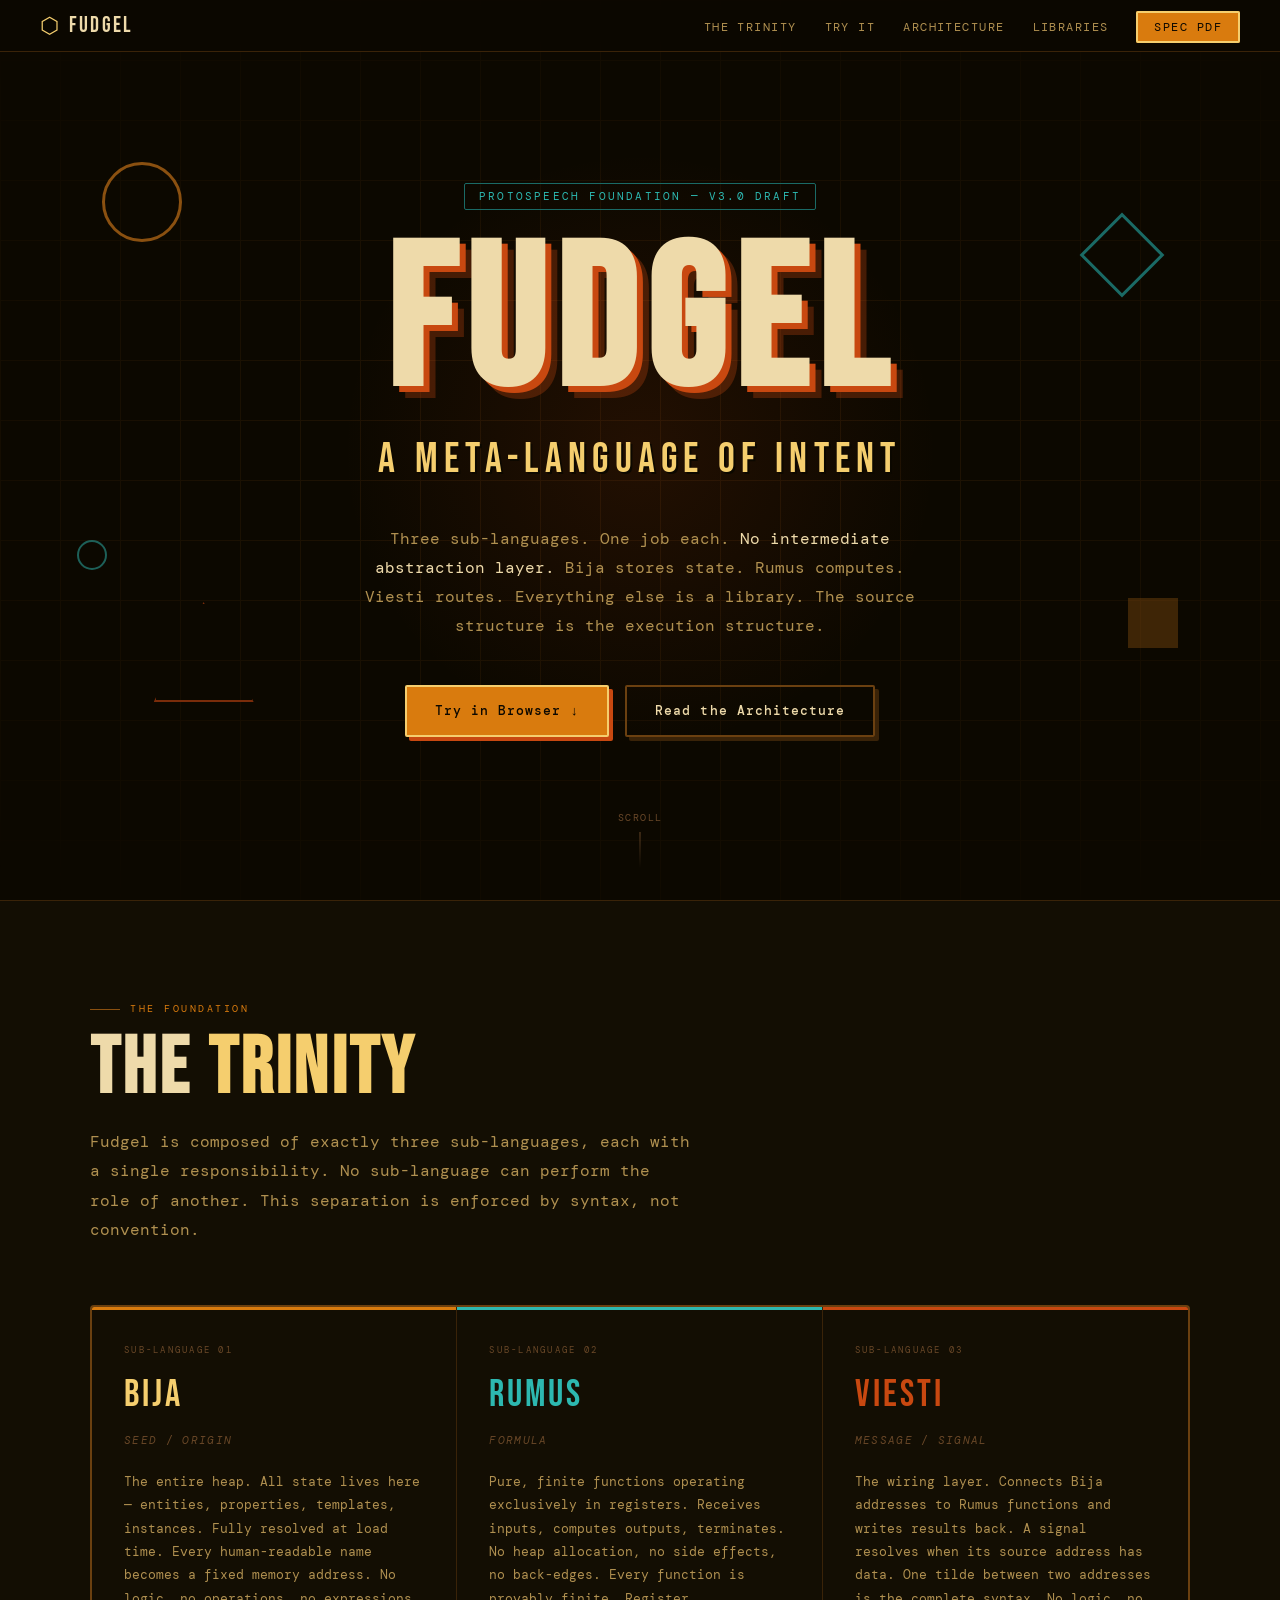
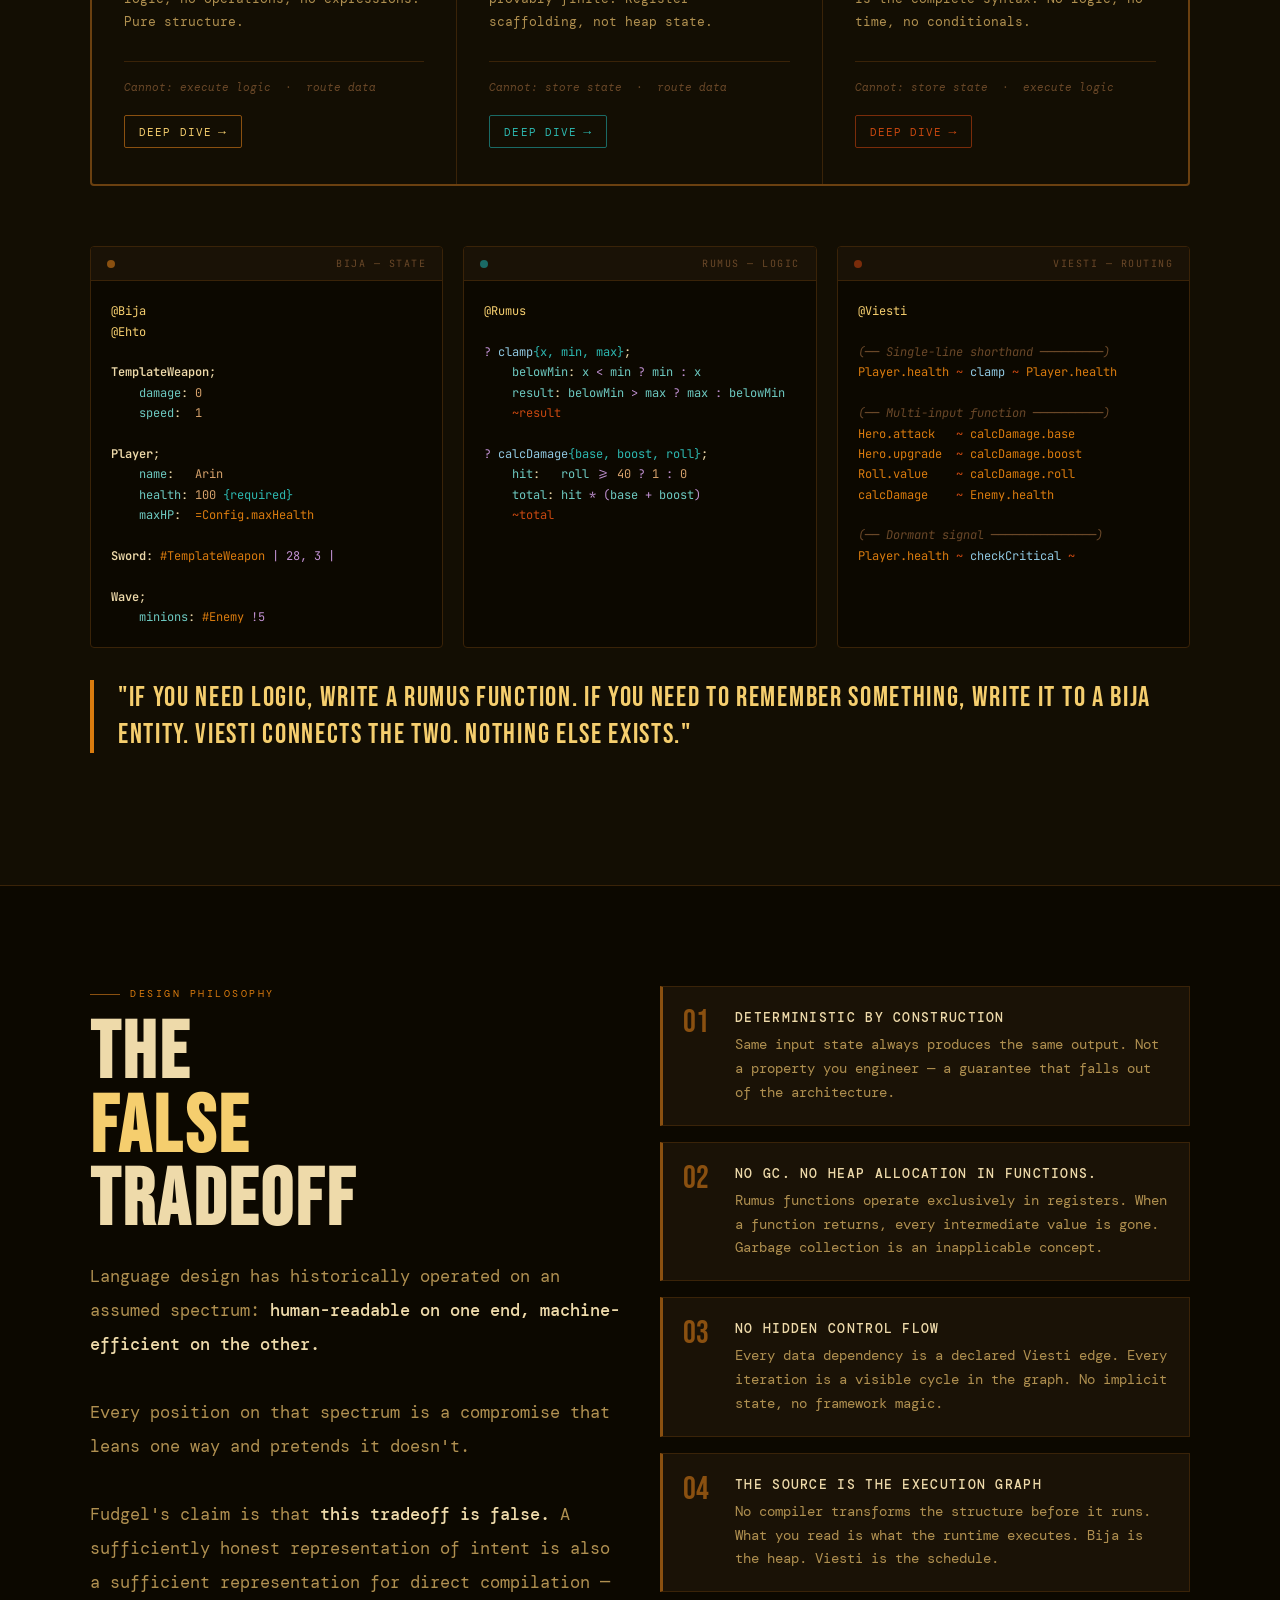
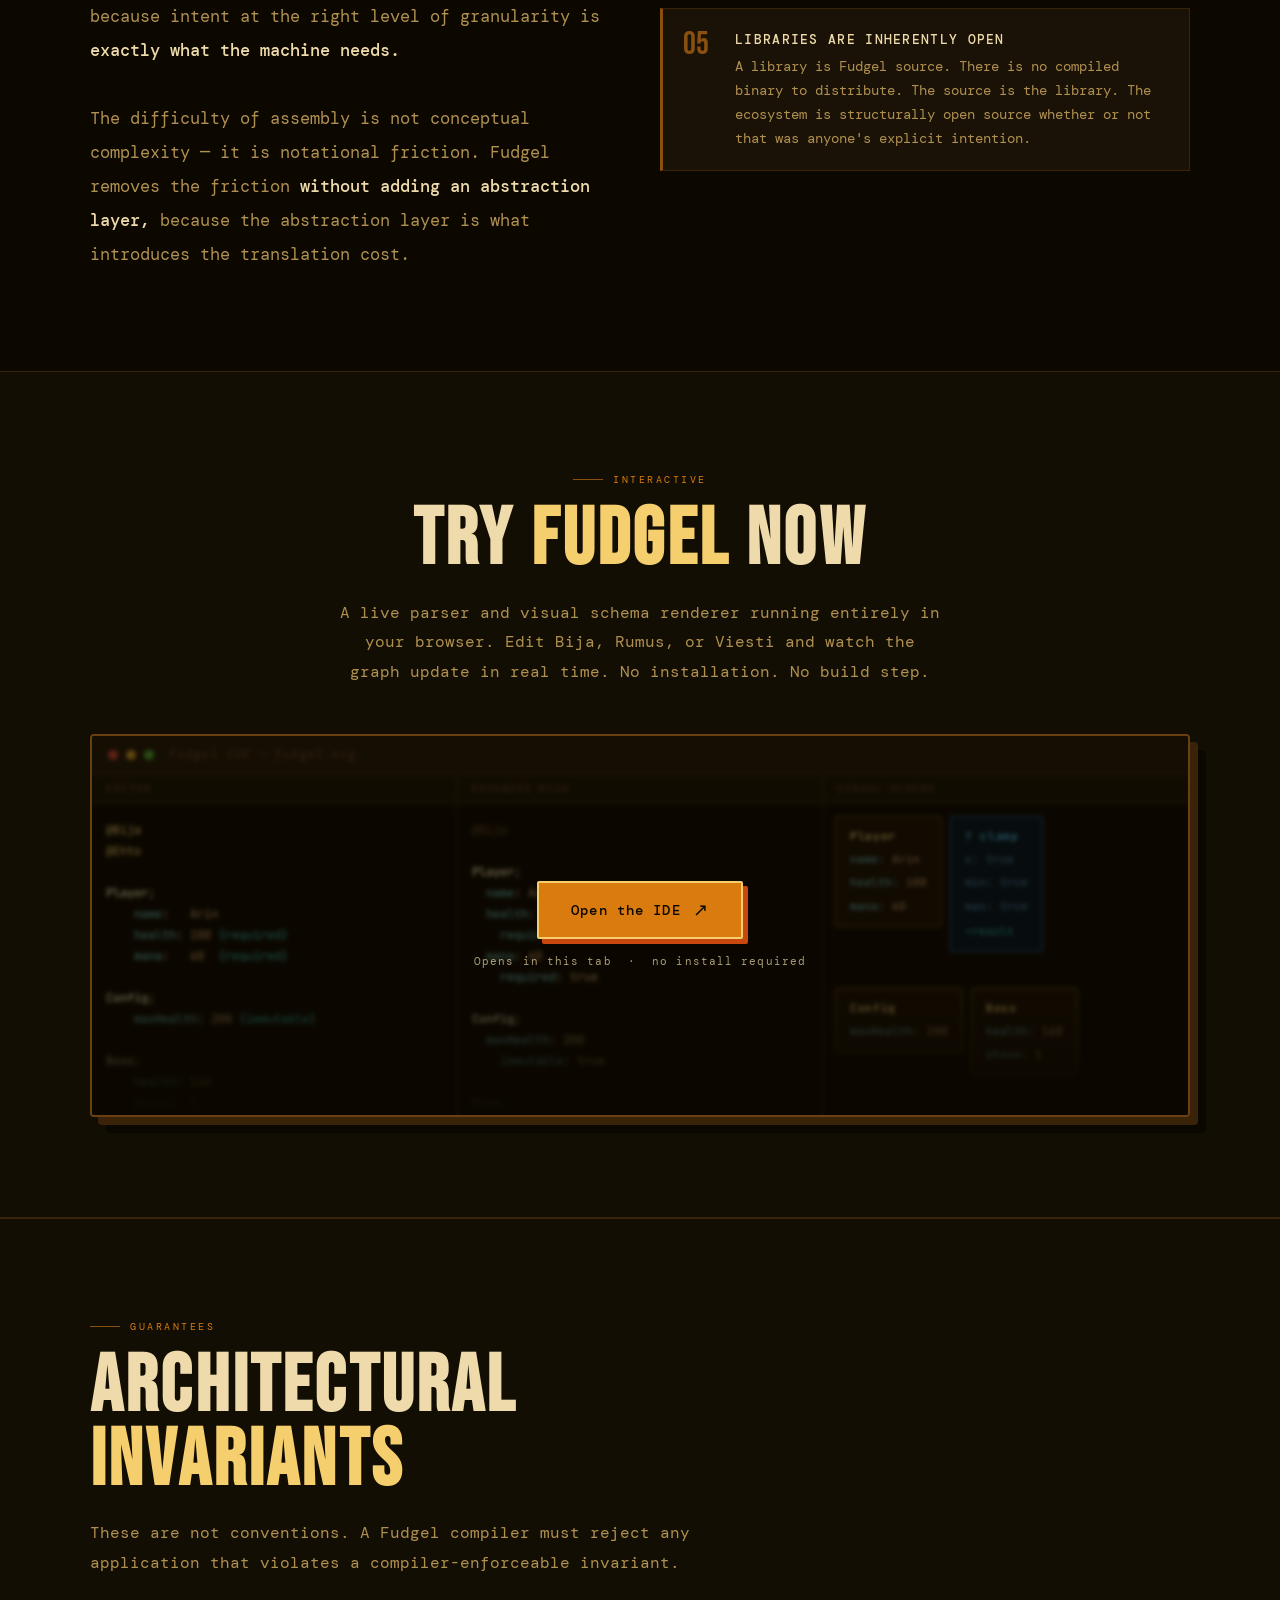
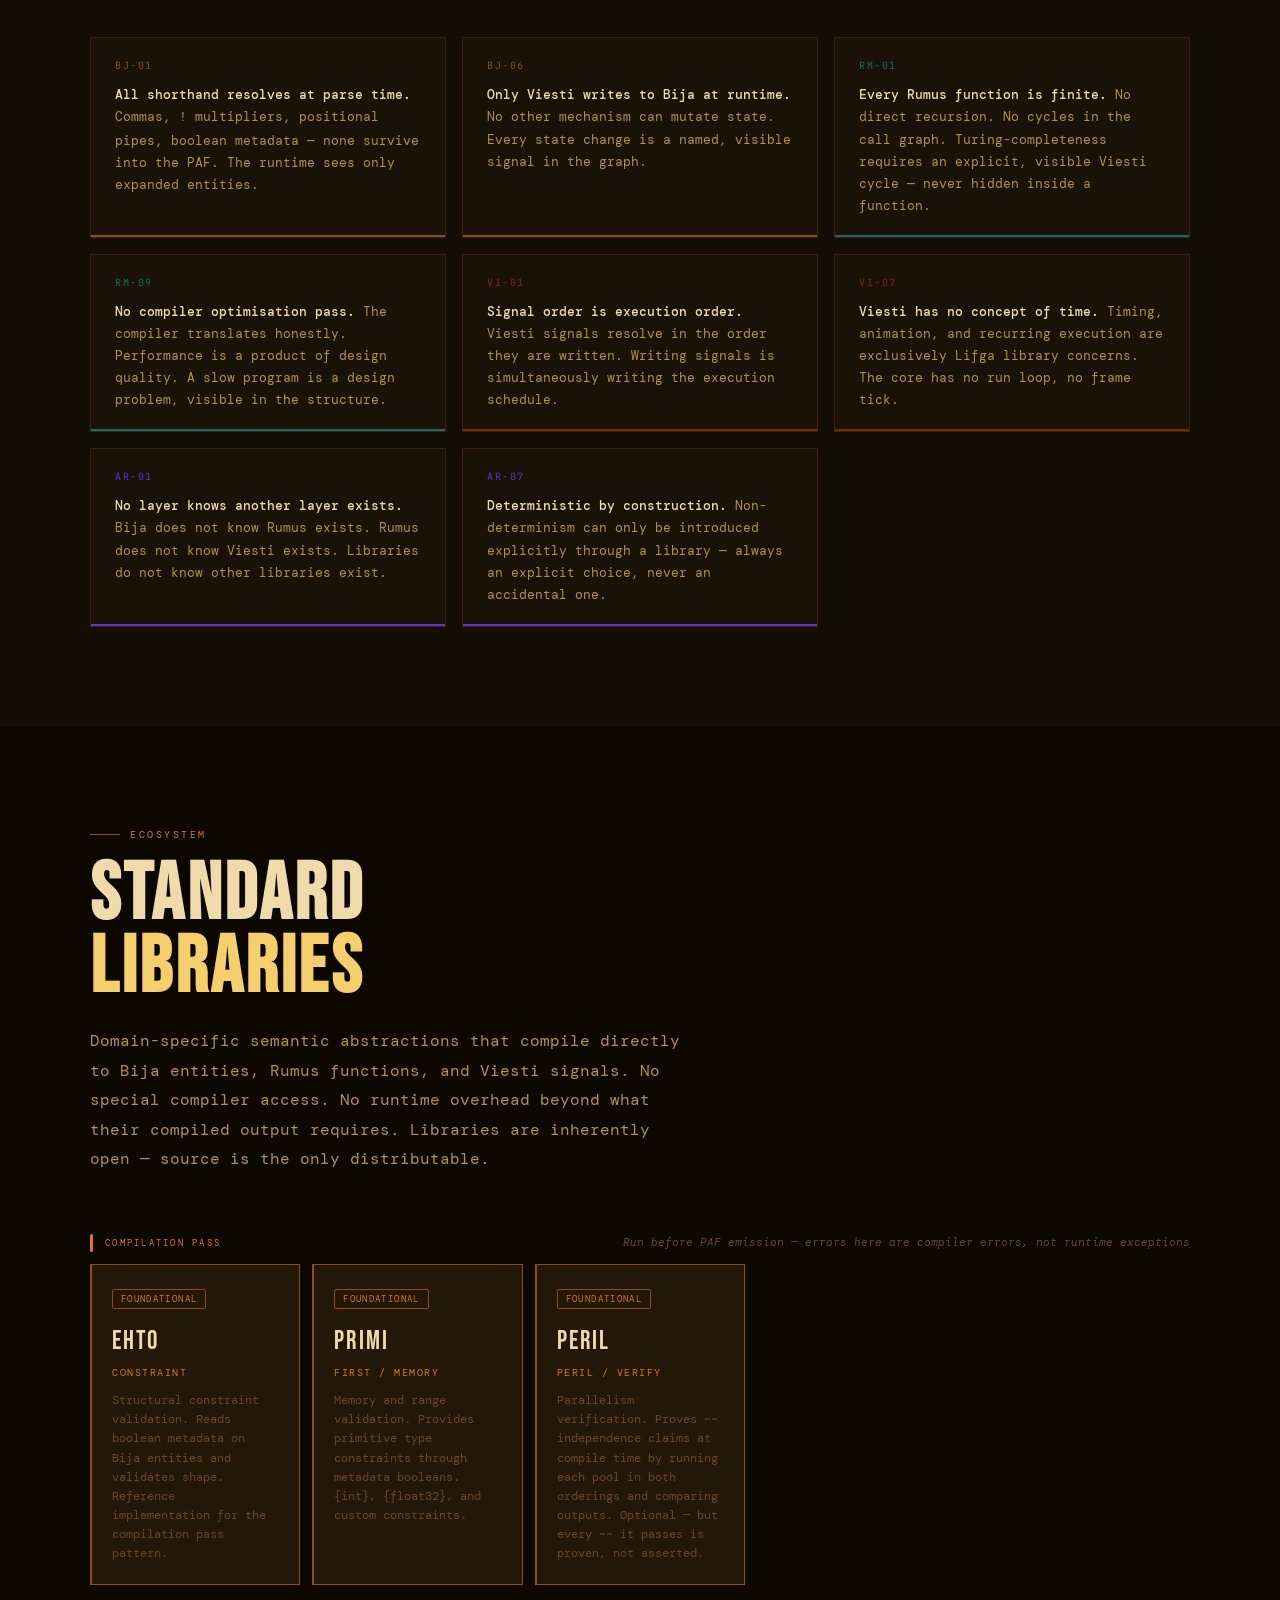
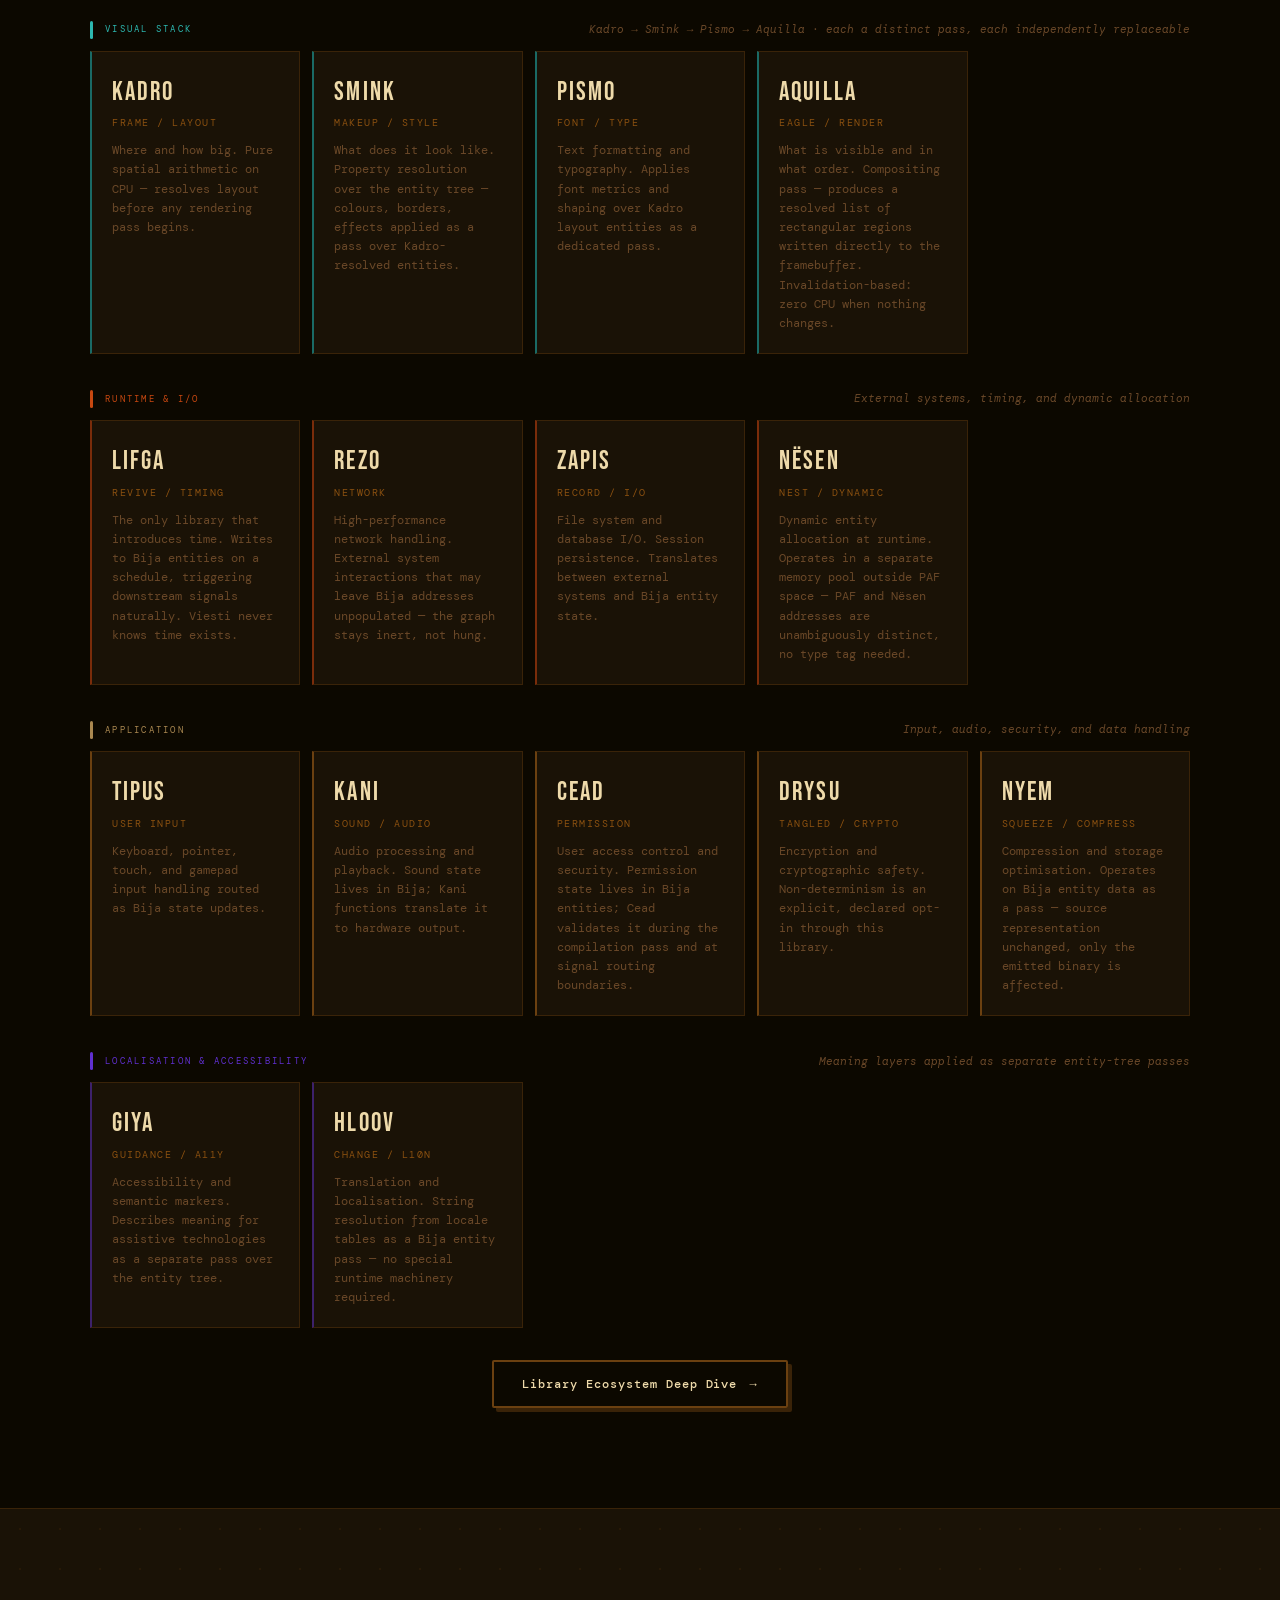
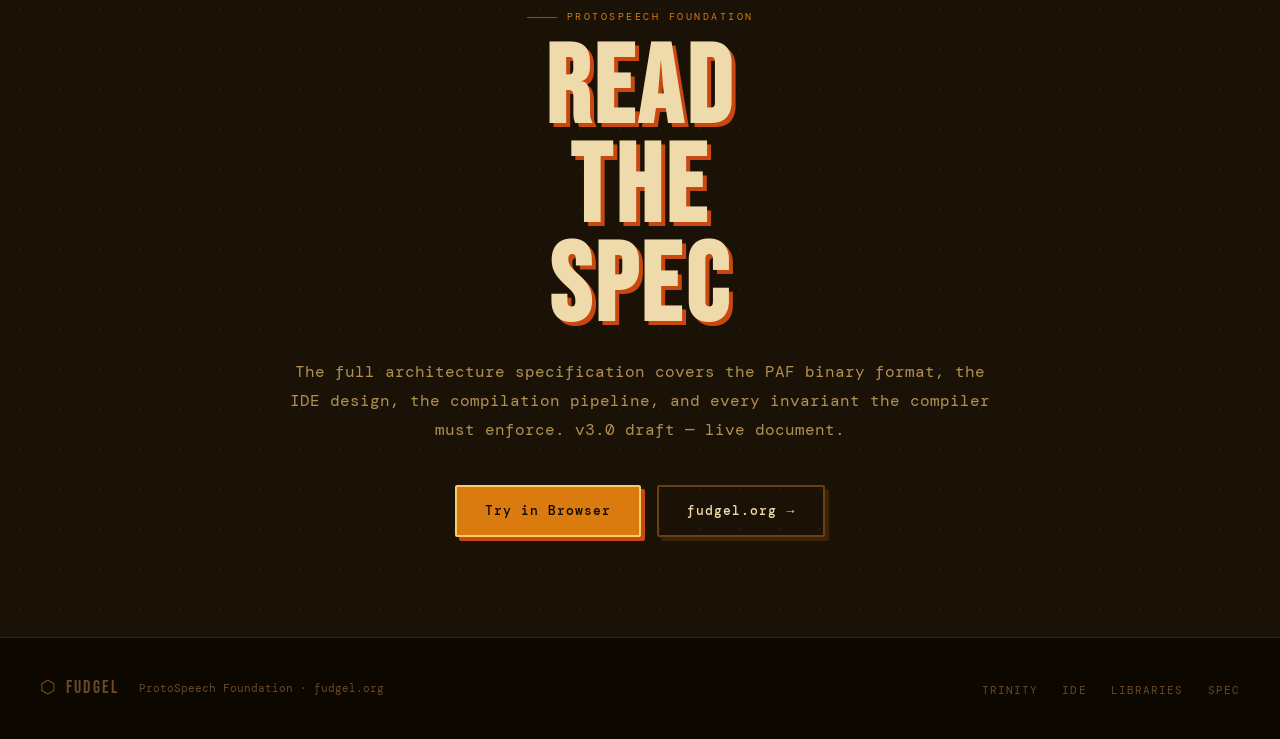
<file: index.html>
<!DOCTYPE html>
<html lang="en">
<head>
  <meta charset="UTF-8" />
  <meta name="viewport" content="width=device-width, initial-scale=1.0" />
  <title>Fudgel — A Meta-Language of Intent</title>
  <meta name="description" content="Fudgel is a meta-language of intent. Three sub-languages. One job each. Compiles direct to bare metal with no intermediate abstraction layer." />

  <link rel="preconnect" href="https://fonts.googleapis.com" />
  <link rel="preconnect" href="https://fonts.gstatic.com" crossorigin />
  <link href="https://fonts.googleapis.com/css2?family=Bebas+Neue&family=DM+Mono:ital,wght@0,300;0,400;0,500;1,300&family=JetBrains+Mono:wght@400;600&display=swap" rel="stylesheet" />

  <style>
    *, *::before, *::after { box-sizing: border-box; margin: 0; padding: 0; }

    :root {
      --bg:         #0c0800;
      --bg-1:       #130e03;
      --bg-2:       #1a1206;
      --bg-3:       #231808;
      --border:     #3a2308;
      --border-2:   #6b4010;
      --amber:      #d97b0e;
      --amber-lt:   #f5ce6e;
      --amber-dim:  #8a5010;
      --cream:      #eedaaa;
      --cream-dim:  #aa8850;
      --teal:       #2db8b0;
      --teal-dim:   #1a6a65;
      --rust:       #c84810;
      --rust-dim:   #7a2c0a;
      --purple:     #6030d0;
      --text-1:     #eedaaa;
      --text-2:     #b09050;
      --text-3:     #6a4828;
      --shadow:     rgba(0,0,0,0.8);
    }

    html { scroll-behavior: smooth; }

    body {
      background: var(--bg);
      color: var(--text-1);
      font-family: 'DM Mono', monospace;
      font-size: 15px;
      line-height: 1.6;
      -webkit-font-smoothing: antialiased;
      overflow-x: hidden;
    }

    /* ── Nav ─────────────────────────────────────────────────── */

    nav {
      position: fixed;
      top: 0; left: 0; right: 0;
      z-index: 100;
      background: rgba(12,8,0,0.92);
      border-bottom: 1px solid var(--border);
      backdrop-filter: blur(8px);
      display: flex;
      align-items: center;
      padding: 0 40px;
      height: 52px;
      gap: 32px;
    }

    .nav-logo {
      display: flex;
      align-items: center;
      gap: 10px;
      text-decoration: none;
    }

    .nav-hex {
      font-size: 22px;
      color: var(--amber-lt);
      line-height: 1;
    }

    .nav-wordmark {
      font-family: 'Bebas Neue', sans-serif;
      font-size: 22px;
      letter-spacing: 0.1em;
      color: var(--cream);
    }

    .nav-links {
      display: flex;
      gap: 28px;
      margin-left: auto;
      list-style: none;
    }

    .nav-links a {
      color: var(--text-2);
      text-decoration: none;
      font-size: 12px;
      letter-spacing: 0.12em;
      text-transform: uppercase;
      transition: color 0.2s;
    }

    .nav-links a:hover { color: var(--amber-lt); }

    .nav-cta {
      background: var(--amber);
      color: var(--bg) !important;
      padding: 6px 16px;
      border: 2px solid var(--amber-lt);
      border-radius: 2px;
    }

    .nav-cta:hover { background: var(--amber-lt) !important; color: var(--bg) !important; }

    /* ── Hero ────────────────────────────────────────────────── */

    #hero {
      position: relative;
      min-height: 100vh;
      display: flex;
      flex-direction: column;
      align-items: center;
      justify-content: center;
      padding: 100px 40px 80px;
      overflow: hidden;
    }

    .hero-grid {
      position: absolute;
      inset: 0;
      background-image:
        linear-gradient(var(--border) 1px, transparent 1px),
        linear-gradient(90deg, var(--border) 1px, transparent 1px);
      background-size: 60px 60px;
      opacity: 0.4;
      mask-image: radial-gradient(ellipse 80% 60% at 50% 50%, black 30%, transparent 100%);
    }

    .hero-glow {
      position: absolute;
      width: 600px;
      height: 600px;
      border-radius: 50%;
      background: radial-gradient(circle, rgba(200,72,16,0.12) 0%, transparent 70%);
      top: 50%;
      left: 50%;
      transform: translate(-50%, -50%);
      pointer-events: none;
    }

    /* Floating geometry */
    .geo {
      position: absolute;
      pointer-events: none;
    }

    .geo-1 {
      top: 18%;
      left: 8%;
      width: 80px; height: 80px;
      border: 3px solid var(--amber-dim);
      border-radius: 50%;
      animation: float-a 9s ease-in-out infinite;
    }

    .geo-2 {
      top: 25%;
      right: 10%;
      width: 60px; height: 60px;
      border: 3px solid var(--teal-dim);
      transform: rotate(45deg);
      animation: float-b 11s ease-in-out infinite;
    }

    .geo-3 {
      bottom: 22%;
      left: 12%;
      width: 100px; height: 100px;
      border: 2px solid var(--rust-dim);
      clip-path: polygon(50% 0%, 100% 100%, 0% 100%);
      animation: float-a 13s ease-in-out infinite reverse;
    }

    .geo-4 {
      bottom: 28%;
      right: 8%;
      width: 50px; height: 50px;
      background: var(--amber-dim);
      opacity: 0.4;
      animation: float-b 7s ease-in-out infinite;
    }

    .geo-5 {
      top: 60%;
      left: 6%;
      width: 30px; height: 30px;
      border: 2px solid var(--teal);
      border-radius: 50%;
      opacity: 0.5;
      animation: float-a 6s ease-in-out infinite 1s;
    }

    @keyframes float-a {
      0%, 100% { transform: translateY(0px) rotate(0deg); }
      50% { transform: translateY(-24px) rotate(8deg); }
    }

    @keyframes float-b {
      0%, 100% { transform: translateY(0px) rotate(45deg); }
      50% { transform: translateY(20px) rotate(53deg); }
    }

    .hero-inner {
      position: relative;
      z-index: 2;
      text-align: center;
      max-width: 900px;
    }

    .hero-label {
      display: inline-block;
      font-size: 11px;
      letter-spacing: 0.2em;
      text-transform: uppercase;
      color: var(--teal);
      border: 1px solid var(--teal-dim);
      padding: 4px 14px;
      border-radius: 2px;
      margin-bottom: 28px;
    }

    .hero-title {
      font-family: 'Bebas Neue', sans-serif;
      font-size: clamp(96px, 18vw, 200px);
      line-height: 0.88;
      letter-spacing: 0.05em;
      color: var(--cream);
      text-shadow:
        6px 6px 0 var(--rust),
        12px 12px 0 rgba(200,72,16,0.3);
      margin-bottom: 12px;
    }

    .hero-sub {
      font-family: 'Bebas Neue', sans-serif;
      font-size: clamp(22px, 4vw, 42px);
      letter-spacing: 0.15em;
      color: var(--amber-lt);
      margin-bottom: 32px;
      text-shadow: 2px 2px 0 var(--bg);
    }

    .hero-desc {
      font-size: 16px;
      color: var(--text-2);
      max-width: 580px;
      margin: 0 auto 44px;
      line-height: 1.8;
    }

    .hero-desc em {
      font-style: normal;
      color: var(--cream);
    }

    .hero-actions {
      display: flex;
      gap: 16px;
      justify-content: center;
      flex-wrap: wrap;
    }

    .btn {
      display: inline-flex;
      align-items: center;
      gap: 8px;
      padding: 14px 28px;
      font-family: 'DM Mono', monospace;
      font-size: 13px;
      letter-spacing: 0.08em;
      font-weight: 500;
      text-decoration: none;
      border-radius: 2px;
      transition: all 0.15s;
      cursor: pointer;
      border: none;
    }

    .btn-primary {
      background: var(--amber);
      color: var(--bg);
      border: 2px solid var(--amber-lt);
      box-shadow: 4px 4px 0 var(--rust);
    }

    .btn-primary:hover {
      background: var(--amber-lt);
      transform: translate(-1px, -1px);
      box-shadow: 6px 6px 0 var(--rust);
    }

    .btn-secondary {
      background: transparent;
      color: var(--cream);
      border: 2px solid var(--border-2);
      box-shadow: 4px 4px 0 var(--border);
    }

    .btn-secondary:hover {
      border-color: var(--cream-dim);
      background: var(--bg-2);
      transform: translate(-1px, -1px);
      box-shadow: 6px 6px 0 var(--border);
    }

    .hero-scroll {
      position: absolute;
      bottom: 32px;
      left: 50%;
      transform: translateX(-50%);
      display: flex;
      flex-direction: column;
      align-items: center;
      gap: 6px;
      color: var(--text-3);
      font-size: 10px;
      letter-spacing: 0.15em;
      text-transform: uppercase;
      animation: bounce 2s ease-in-out infinite;
    }

    .hero-scroll::after {
      content: '';
      width: 1px;
      height: 36px;
      background: linear-gradient(var(--text-3), transparent);
    }

    @keyframes bounce {
      0%, 100% { opacity: 0.4; transform: translateX(-50%) translateY(0); }
      50% { opacity: 1; transform: translateX(-50%) translateY(6px); }
    }

    /* ── Shared section styles ───────────────────────────────── */

    section {
      padding: 100px 40px;
    }

    .section-inner {
      max-width: 1100px;
      margin: 0 auto;
    }

    .section-tag {
      font-size: 10px;
      letter-spacing: 0.25em;
      text-transform: uppercase;
      color: var(--amber);
      margin-bottom: 16px;
      display: flex;
      align-items: center;
      gap: 10px;
    }

    .section-tag::before {
      content: '';
      width: 30px;
      height: 1px;
      background: var(--amber-dim);
    }

    .section-title {
      font-family: 'Bebas Neue', sans-serif;
      font-size: clamp(42px, 7vw, 80px);
      line-height: 0.92;
      color: var(--cream);
      letter-spacing: 0.04em;
      margin-bottom: 20px;
    }

    .section-title span {
      color: var(--amber-lt);
    }

    .section-lead {
      font-size: 16px;
      color: var(--text-2);
      max-width: 600px;
      line-height: 1.85;
      margin-bottom: 60px;
    }

    /* ── Divider ─────────────────────────────────────────────── */

    .divider {
      border: none;
      height: 1px;
      background: var(--border);
      margin: 0;
    }

    /* ── Reveal animation ────────────────────────────────────── */

    .reveal {
      opacity: 0;
      transform: translateY(30px);
      transition: opacity 0.7s ease, transform 0.7s ease;
    }

    .reveal.visible {
      opacity: 1;
      transform: none;
    }

    /* ── Trinity section ─────────────────────────────────────── */

    #trinity {
      background: var(--bg-1);
      border-top: 1px solid var(--border);
      border-bottom: 1px solid var(--border);
    }

    .trinity-table {
      display: grid;
      grid-template-columns: 1fr 1fr 1fr;
      gap: 0;
      border: 2px solid var(--border-2);
      border-radius: 4px;
      overflow: hidden;
      margin-bottom: 60px;
    }

    .trinity-col {
      padding: 36px 32px;
      border-right: 1px solid var(--border);
      position: relative;
    }

    .trinity-col:last-child { border-right: none; }

    .trinity-col::before {
      content: '';
      position: absolute;
      top: 0; left: 0; right: 0;
      height: 3px;
    }

    .trinity-col.bija::before  { background: var(--amber); }
    .trinity-col.rumus::before { background: var(--teal); }
    .trinity-col.viesti::before { background: var(--rust); }

    .trinity-tag {
      font-size: 9px;
      letter-spacing: 0.25em;
      text-transform: uppercase;
      color: var(--text-3);
      margin-bottom: 8px;
    }

    .trinity-name {
      font-family: 'Bebas Neue', sans-serif;
      font-size: 38px;
      letter-spacing: 0.08em;
      margin-bottom: 6px;
    }

    .trinity-col.bija  .trinity-name { color: var(--amber-lt); }
    .trinity-col.rumus .trinity-name { color: var(--teal); }
    .trinity-col.viesti .trinity-name { color: var(--rust); }

    .trinity-meaning {
      font-size: 11px;
      letter-spacing: 0.12em;
      text-transform: uppercase;
      color: var(--text-3);
      margin-bottom: 20px;
      font-style: italic;
    }

    .trinity-desc {
      font-size: 13px;
      color: var(--text-2);
      line-height: 1.8;
      margin-bottom: 28px;
    }

    .trinity-rule {
      font-size: 11px;
      color: var(--text-3);
      border-top: 1px solid var(--border);
      padding-top: 16px;
      font-style: italic;
      line-height: 1.7;
    }

    /* ── Code blocks ─────────────────────────────────────────── */

    .code-block {
      background: var(--bg);
      border: 1px solid var(--border);
      border-radius: 4px;
      overflow: hidden;
      font-family: 'JetBrains Mono', monospace;
      font-size: 12px;
      line-height: 1.7;
    }

    .code-header {
      display: flex;
      align-items: center;
      padding: 8px 16px;
      background: var(--bg-2);
      border-bottom: 1px solid var(--border);
      gap: 10px;
    }

    .code-dot {
      width: 8px; height: 8px;
      border-radius: 50%;
      background: var(--border-2);
    }

    .code-dot.bija  { background: var(--amber-dim); }
    .code-dot.rumus { background: var(--teal-dim); }
    .code-dot.viesti { background: var(--rust-dim); }

    .code-lang {
      font-size: 10px;
      letter-spacing: 0.15em;
      text-transform: uppercase;
      color: var(--text-3);
      margin-left: auto;
    }

    .code-body {
      padding: 20px 20px;
      overflow-x: auto;
      white-space: pre;
    }

    /* syntax colours */
    .kw  { color: var(--amber-lt); }     /* @, ? */
    .ent { color: var(--cream); font-weight: 600; }  /* entity names */
    .prop{ color: #6dc9c0; }             /* property names */
    .val { color: #d4a06a; }             /* values */
    .ref { color: var(--amber); }        /* # references */
    .sig { color: var(--rust); }         /* ~ signals */
    .cmt { color: var(--text-3); font-style: italic; } /* comments */
    .meta{ color: var(--teal); }         /* {} metadata */
    .op  { color: #c090d0; }             /* operators */
    .fn  { color: #90c8e0; }             /* function names */

    /* ── Three examples strip ────────────────────────────────── */

    .examples-strip {
      display: grid;
      grid-template-columns: 1fr 1fr 1fr;
      gap: 20px;
    }

    /* ── The false tradeoff ──────────────────────────────────── */

    #tradeoff {
      background: var(--bg);
    }

    .tradeoff-grid {
      display: grid;
      grid-template-columns: 1fr 1fr;
      gap: 40px;
      align-items: start;
    }

    .tradeoff-manifesto {
      font-size: 17px;
      color: var(--text-2);
      line-height: 2;
    }

    .tradeoff-manifesto strong {
      color: var(--cream);
      font-weight: 500;
    }

    .tradeoff-pull {
      font-family: 'Bebas Neue', sans-serif;
      font-size: 28px;
      letter-spacing: 0.06em;
      color: var(--amber-lt);
      border-left: 4px solid var(--amber);
      padding-left: 24px;
      line-height: 1.3;
      margin: 32px 0;
    }

    .axioms {
      display: flex;
      flex-direction: column;
      gap: 16px;
    }

    .axiom {
      display: flex;
      gap: 16px;
      padding: 20px;
      background: var(--bg-2);
      border: 1px solid var(--border);
      border-left: 3px solid var(--amber-dim);
    }

    .axiom-num {
      font-family: 'Bebas Neue', sans-serif;
      font-size: 32px;
      color: var(--amber-dim);
      line-height: 1;
      flex-shrink: 0;
      width: 36px;
    }

    .axiom-text {
      font-size: 14px;
      color: var(--text-2);
      line-height: 1.7;
    }

    .axiom-text strong {
      color: var(--cream);
      display: block;
      font-weight: 500;
      margin-bottom: 4px;
      font-size: 13px;
      text-transform: uppercase;
      letter-spacing: 0.1em;
    }

    /* ── Demo section ────────────────────────────────────────── */

    #demo {
      background: var(--bg-1);
      border-top: 1px solid var(--border);
      border-bottom: 1px solid var(--border);
    }

    .demo-preview {
      position: relative;
      border: 2px solid var(--border-2);
      border-radius: 4px;
      overflow: hidden;
      box-shadow: 8px 8px 0 var(--border), 16px 16px 0 rgba(0,0,0,0.4);
    }

    .demo-preview-bar {
      background: var(--bg-3);
      border-bottom: 1px solid var(--border);
      padding: 10px 16px;
      display: flex;
      align-items: center;
      gap: 8px;
    }

    .frame-dot {
      width: 10px; height: 10px;
      border-radius: 50%;
    }

    .frame-dot.r { background: #c84030; }
    .frame-dot.y { background: #c89020; }
    .frame-dot.g { background: #50a030; }

    .frame-title {
      font-size: 11px;
      color: var(--text-3);
      letter-spacing: 0.1em;
      margin-left: 8px;
    }

    .demo-screenshot {
      background: var(--bg);
      height: 340px;
      display: flex;
      align-items: stretch;
      gap: 0;
      font-family: 'JetBrains Mono', monospace;
      font-size: 12px;
      overflow: hidden;
    }

    .demo-pane {
      flex: 1;
      border-right: 1px solid var(--border);
      display: flex;
      flex-direction: column;
      overflow: hidden;
    }

    .demo-pane:last-child { border-right: none; }

    .demo-pane-label {
      padding: 6px 14px;
      background: var(--bg-2);
      border-bottom: 1px solid var(--border);
      font-size: 10px;
      letter-spacing: 0.15em;
      text-transform: uppercase;
      color: var(--text-3);
      flex-shrink: 0;
    }

    .demo-pane-code {
      padding: 16px 14px;
      overflow: hidden;
      white-space: pre;
      line-height: 1.75;
      flex: 1;
      -webkit-mask-image: linear-gradient(to bottom, black 60%, transparent 100%);
      mask-image: linear-gradient(to bottom, black 60%, transparent 100%);
    }

    .demo-overlay {
      position: absolute;
      inset: 0;
      display: flex;
      align-items: center;
      justify-content: center;
      background: rgba(12, 8, 0, 0.55);
      backdrop-filter: blur(2px);
    }

    .demo-open-btn {
      display: flex;
      flex-direction: column;
      align-items: center;
      gap: 14px;
      text-decoration: none;
    }

    .demo-open-pill {
      display: flex;
      align-items: center;
      gap: 12px;
      background: var(--amber);
      color: var(--bg);
      padding: 16px 32px;
      border: 2px solid var(--amber-lt);
      border-radius: 2px;
      font-family: 'DM Mono', monospace;
      font-size: 14px;
      font-weight: 500;
      letter-spacing: 0.08em;
      box-shadow: 5px 5px 0 var(--rust);
      transition: all 0.15s;
    }

    .demo-open-btn:hover .demo-open-pill {
      background: var(--amber-lt);
      transform: translate(-1px, -1px);
      box-shadow: 7px 7px 0 var(--rust);
    }

    .demo-open-arrow {
      font-size: 18px;
      line-height: 1;
    }

    .demo-open-note {
      font-size: 11px;
      color: var(--cream);
      letter-spacing: 0.1em;
      opacity: 0.7;
    }

    /* ── Invariants / Architecture ──────────────────────────── */

    #architecture {
      background: var(--bg-1);
      border-top: 1px solid var(--border);
    }

    .invariants-grid {
      display: grid;
      grid-template-columns: repeat(auto-fill, minmax(280px, 1fr));
      gap: 16px;
    }

    .invariant {
      padding: 20px 24px;
      background: var(--bg-2);
      border: 1px solid var(--border);
      position: relative;
      overflow: hidden;
    }

    .invariant::after {
      content: '';
      position: absolute;
      bottom: 0; left: 0; right: 0;
      height: 2px;
    }

    .invariant.bj::after  { background: var(--amber-dim); }
    .invariant.rm::after  { background: var(--teal-dim); }
    .invariant.vi::after  { background: var(--rust-dim); }
    .invariant.ar::after  { background: var(--purple); }

    .invariant-code {
      font-size: 10px;
      letter-spacing: 0.15em;
      font-family: 'JetBrains Mono', monospace;
      margin-bottom: 10px;
    }

    .invariant.bj  .invariant-code { color: var(--amber-dim); }
    .invariant.rm  .invariant-code { color: var(--teal-dim); }
    .invariant.vi  .invariant-code { color: var(--rust-dim); }
    .invariant.ar  .invariant-code { color: var(--purple); }

    .invariant p {
      font-size: 13px;
      color: var(--text-2);
      line-height: 1.7;
    }

    .invariant strong {
      color: var(--cream);
      font-weight: 500;
    }

    /* ── Libraries ──────────────────────────────────────────── */

    #libraries {
      background: var(--bg);
    }

    .lib-grid {
      display: grid;
      grid-template-columns: repeat(auto-fill, minmax(200px, 1fr));
      gap: 12px;
    }

    .lib-card {
      padding: 20px;
      background: var(--bg-2);
      border: 1px solid var(--border);
      transition: border-color 0.2s, background 0.2s;
    }

    .lib-card:hover {
      border-color: var(--border-2);
      background: var(--bg-3);
    }

    .lib-card.foundational {
      border-color: var(--amber-dim);
      background: var(--bg-3);
    }

    .lib-name {
      font-family: 'Bebas Neue', sans-serif;
      font-size: 26px;
      letter-spacing: 0.08em;
      color: var(--cream);
      margin-bottom: 2px;
    }

    .lib-meaning {
      font-size: 10px;
      letter-spacing: 0.15em;
      text-transform: uppercase;
      color: var(--amber-dim);
      margin-bottom: 10px;
    }

    .lib-card.foundational .lib-meaning { color: var(--amber); }

    .lib-desc {
      font-size: 12px;
      color: var(--text-3);
      line-height: 1.6;
    }

    .lib-badge {
      display: inline-block;
      font-size: 9px;
      letter-spacing: 0.15em;
      text-transform: uppercase;
      color: var(--amber);
      border: 1px solid var(--amber-dim);
      padding: 2px 8px;
      margin-bottom: 12px;
      border-radius: 2px;
    }

    /* ── Library groups ─────────────────────────────────────────── */

    .lib-groups {
      display: flex;
      flex-direction: column;
      gap: 36px;
    }

    .lib-group {}

    .lib-group-header {
      display: flex;
      align-items: center;
      gap: 12px;
      margin-bottom: 12px;
    }

    .lib-group-bar {
      width: 3px;
      height: 18px;
      border-radius: 2px;
      flex-shrink: 0;
    }

    .lib-group-label {
      font-size: 9px;
      letter-spacing: 0.25em;
      text-transform: uppercase;
      font-family: 'DM Mono', monospace;
    }

    .lib-group-note {
      font-size: 11px;
      color: var(--text-3);
      font-style: italic;
      margin-left: auto;
    }

    .lib-group-bar.compilation { background: var(--amber); }
    .lib-group-label.compilation { color: var(--amber); }

    .lib-group-bar.visual { background: var(--teal); }
    .lib-group-label.visual { color: var(--teal); }

    .lib-group-bar.runtime { background: var(--rust); }
    .lib-group-label.runtime { color: var(--rust); }

    .lib-group-bar.application { background: var(--cream-dim); }
    .lib-group-label.application { color: var(--cream-dim); }

    .lib-group-bar.polishing { background: var(--purple); }
    .lib-group-label.polishing { color: var(--purple); }

    .lib-group .lib-grid {
      grid-template-columns: repeat(auto-fill, minmax(200px, 1fr));
    }

    .lib-card.compilation { border-left: 2px solid var(--amber-dim); }
    .lib-card.visual      { border-left: 2px solid var(--teal-dim); }
    .lib-card.runtime     { border-left: 2px solid var(--rust-dim); }
    .lib-card.application { border-left: 2px solid var(--border-2); }
    .lib-card.polishing   { border-left: 2px solid rgba(96,48,208,0.5); }

    /* ── Spec CTA ────────────────────────────────────────────── */

    #cta {
      background: var(--bg-2);
      border-top: 1px solid var(--border);
      padding: 100px 40px;
      text-align: center;
    }

    .cta-hex-grid {
      position: absolute;
      inset: 0;
      background-image: radial-gradient(circle, var(--border) 1px, transparent 1px);
      background-size: 40px 40px;
      opacity: 0.4;
      pointer-events: none;
    }

    #cta { position: relative; overflow: hidden; }

    .cta-inner {
      position: relative;
      z-index: 2;
      max-width: 700px;
      margin: 0 auto;
    }

    .cta-title {
      font-family: 'Bebas Neue', sans-serif;
      font-size: clamp(52px, 10vw, 110px);
      line-height: 0.9;
      color: var(--cream);
      letter-spacing: 0.04em;
      text-shadow: 4px 4px 0 var(--rust);
      margin-bottom: 20px;
    }

    .cta-sub {
      font-size: 16px;
      color: var(--text-2);
      line-height: 1.8;
      margin-bottom: 40px;
    }

    /* ── Footer ──────────────────────────────────────────────── */

    footer {
      background: var(--bg);
      border-top: 1px solid var(--border);
      padding: 36px 40px;
      display: flex;
      align-items: center;
      gap: 20px;
    }

    .footer-logo {
      font-family: 'Bebas Neue', sans-serif;
      font-size: 18px;
      letter-spacing: 0.12em;
      color: var(--text-3);
    }

    .footer-hex {
      color: var(--amber-dim);
      margin-right: 8px;
    }

    .footer-org {
      font-size: 11px;
      color: var(--text-3);
    }

    .footer-links {
      display: flex;
      gap: 24px;
      margin-left: auto;
      list-style: none;
    }

    .footer-links a {
      font-size: 11px;
      color: var(--text-3);
      text-decoration: none;
      letter-spacing: 0.1em;
      text-transform: uppercase;
      transition: color 0.2s;
    }

    .footer-links a:hover { color: var(--amber); }

    /* ── Responsive ─────────────────────────────────────────── */

    @media (max-width: 900px) {
      .trinity-table { grid-template-columns: 1fr; }
      .trinity-col { border-right: none; border-bottom: 1px solid var(--border); }
      .trinity-col:last-child { border-bottom: none; }
      .examples-strip { grid-template-columns: 1fr; }
      .tradeoff-grid { grid-template-columns: 1fr; }
      nav { padding: 0 20px; gap: 16px; }
      .nav-links { gap: 16px; }
      section { padding: 70px 20px; }
    }

    @media (max-width: 600px) {
      .nav-links .hide-mobile { display: none; }
      .ide-frame-wrap iframe { height: 400px; }
    }

    /* ── Trinity "Learn More" button ───────────────────────────── */

    .trinity-more-btn {
      display: inline-flex;
      align-items: center;
      gap: 6px;
      margin-top: 18px;
      padding: 7px 14px;
      font-family: 'DM Mono', monospace;
      font-size: 11px;
      letter-spacing: 0.1em;
      text-transform: uppercase;
      background: transparent;
      border-radius: 2px;
      cursor: pointer;
      transition: all 0.15s;
    }

    .trinity-col.bija  .trinity-more-btn { color: var(--amber-lt); border: 1px solid var(--amber-dim); }
    .trinity-col.rumus .trinity-more-btn { color: var(--teal);     border: 1px solid var(--teal-dim); }
    .trinity-col.viesti .trinity-more-btn { color: var(--rust);    border: 1px solid var(--rust-dim); }

    .trinity-col.bija  .trinity-more-btn:hover { background: rgba(217,123,14,0.1); border-color: var(--amber-lt); }
    .trinity-col.rumus .trinity-more-btn:hover { background: rgba(45,184,176,0.1); border-color: var(--teal); }
    .trinity-col.viesti .trinity-more-btn:hover { background: rgba(200,72,16,0.1); border-color: var(--rust); }

    .trinity-more-btn .arrow { font-size: 13px; transition: transform 0.15s; }
    .trinity-more-btn:hover .arrow { transform: translateX(3px); }

    /* ── Modal overlay ─────────────────────────────────────────── */

    .modal-overlay {
      position: fixed;
      inset: 0;
      z-index: 500;
      background: rgba(0,0,0,0.82);
      backdrop-filter: blur(6px);
      display: flex;
      align-items: center;
      justify-content: center;
      padding: 24px;
      opacity: 0;
      pointer-events: none;
      transition: opacity 0.2s ease;
    }

    .modal-overlay.open {
      opacity: 1;
      pointer-events: all;
    }

    .modal {
      position: relative;
      background: var(--bg-1);
      border: 1px solid var(--border-2);
      border-radius: 4px;
      max-width: 760px;
      width: 100%;
      max-height: 86vh;
      display: flex;
      flex-direction: column;
      transform: translateY(16px) scale(0.98);
      transition: transform 0.22s ease;
      box-shadow: 0 32px 80px rgba(0,0,0,0.7);
    }

    .modal-overlay.open .modal {
      transform: translateY(0) scale(1);
    }

    .modal-header {
      display: flex;
      align-items: center;
      gap: 16px;
      padding: 20px 28px 18px;
      border-bottom: 1px solid var(--border);
      flex-shrink: 0;
    }

    .modal-accent {
      width: 4px;
      align-self: stretch;
      border-radius: 2px;
      flex-shrink: 0;
    }

    .modal-header-text { flex: 1; }

    .modal-tag {
      font-size: 9px;
      letter-spacing: 0.25em;
      text-transform: uppercase;
      color: var(--text-3);
      margin-bottom: 4px;
    }

    .modal-title {
      font-family: 'Bebas Neue', sans-serif;
      font-size: 32px;
      letter-spacing: 0.08em;
      line-height: 1;
    }

    .modal-meaning {
      font-size: 11px;
      letter-spacing: 0.12em;
      text-transform: uppercase;
      color: var(--text-3);
      margin-top: 3px;
      font-style: italic;
    }

    .modal-close {
      width: 34px;
      height: 34px;
      display: flex;
      align-items: center;
      justify-content: center;
      background: transparent;
      border: 1px solid var(--border);
      border-radius: 2px;
      color: var(--text-3);
      font-size: 18px;
      cursor: pointer;
      transition: all 0.15s;
      flex-shrink: 0;
      line-height: 1;
    }

    .modal-close:hover { border-color: var(--border-2); color: var(--cream); }

    .modal-body {
      padding: 28px 28px 32px;
      overflow-y: auto;
      flex: 1;
    }

    .modal-body::-webkit-scrollbar { width: 4px; }
    .modal-body::-webkit-scrollbar-track { background: transparent; }
    .modal-body::-webkit-scrollbar-thumb { background: var(--border-2); border-radius: 2px; }

    .modal-section {
      margin-bottom: 28px;
    }

    .modal-section:last-child { margin-bottom: 0; }

    .modal-section-title {
      font-size: 10px;
      letter-spacing: 0.2em;
      text-transform: uppercase;
      color: var(--amber);
      margin-bottom: 10px;
      display: flex;
      align-items: center;
      gap: 8px;
    }

    .modal-section-title::after {
      content: '';
      flex: 1;
      height: 1px;
      background: var(--border);
    }

    .modal-prose {
      font-size: 14px;
      color: var(--text-2);
      line-height: 1.85;
    }

    .modal-prose strong { color: var(--cream); font-weight: 500; }
    .modal-prose code {
      background: var(--bg-3);
      color: var(--amber-lt);
      padding: 1px 5px;
      border-radius: 2px;
      font-family: 'JetBrains Mono', monospace;
      font-size: 12px;
    }

    .modal-prose p + p { margin-top: 14px; }

    .modal-invariants {
      display: flex;
      flex-direction: column;
      gap: 10px;
      margin-top: 14px;
    }

    .modal-invariant {
      display: flex;
      gap: 14px;
      padding: 14px 16px;
      background: var(--bg-2);
      border: 1px solid var(--border);
      border-radius: 2px;
    }

    .modal-inv-code {
      font-family: 'JetBrains Mono', monospace;
      font-size: 10px;
      letter-spacing: 0.05em;
      color: var(--text-3);
      flex-shrink: 0;
      padding-top: 2px;
      min-width: 46px;
    }

    .modal-inv-text {
      font-size: 13px;
      color: var(--text-2);
      line-height: 1.65;
    }

    .modal-inv-text strong { color: var(--cream); font-weight: 500; }

    /* Spec PDF modal — wider, doc-style */
    #modal-spec .modal { max-width: 880px; }

    .spec-toc {
      display: flex;
      flex-wrap: wrap;
      gap: 8px;
      margin-bottom: 28px;
    }

    .spec-toc-item {
      padding: 5px 12px;
      border: 1px solid var(--border);
      border-radius: 2px;
      font-size: 11px;
      color: var(--text-3);
      letter-spacing: 0.08em;
      cursor: pointer;
      transition: all 0.15s;
      background: transparent;
      font-family: 'DM Mono', monospace;
    }

    .spec-toc-item:hover { border-color: var(--amber-dim); color: var(--amber-lt); }

    .spec-section {
      scroll-margin-top: 20px;
    }

    .spec-rule-box {
      margin: 16px 0;
      padding: 14px 18px;
      background: var(--bg-3);
      border-left: 3px solid var(--amber-dim);
      font-size: 13px;
      color: var(--cream);
      font-style: italic;
      line-height: 1.7;
    }

    .spec-table {
      width: 100%;
      border-collapse: collapse;
      font-size: 12px;
      margin: 14px 0;
    }

    .spec-table th {
      text-align: left;
      padding: 8px 12px;
      background: var(--bg-3);
      color: var(--text-3);
      letter-spacing: 0.1em;
      text-transform: uppercase;
      font-size: 10px;
      border-bottom: 1px solid var(--border);
    }

    .spec-table td {
      padding: 9px 12px;
      border-bottom: 1px solid var(--border);
      color: var(--text-2);
      vertical-align: top;
    }

    .spec-table td:first-child {
      font-family: 'JetBrains Mono', monospace;
      color: var(--amber-lt);
      white-space: nowrap;
    }

    .spec-table tr:last-child td { border-bottom: none; }

    .spec-section pre {
      background: var(--bg-3);
      border: 1px solid var(--border);
      padding: 12px 16px;
      border-radius: 2px;
      font-family: 'JetBrains Mono', monospace;
      font-size: 12px;
      color: var(--cream);
      overflow-x: auto;
      line-height: 1.6;
      margin: 14px 0;
    }

  </style>
</head>
<body>

<!-- ── Navigation ─────────────────────────────────────────────────────────── -->
<nav>
  <a href="#" class="nav-logo">
    <span class="nav-hex">⬡</span>
    <span class="nav-wordmark">Fudgel</span>
  </a>
  <ul class="nav-links">
    <li><a href="#trinity" class="hide-mobile">The Trinity</a></li>
    <li><a href="#demo" class="hide-mobile">Try It</a></li>
    <li><a href="#architecture" class="hide-mobile">Architecture</a></li>
    <li><a href="#libraries" class="hide-mobile">Libraries</a></li>
    <li><a href="#" class="nav-cta" onclick="openModal('modal-spec');return false;">Spec PDF</a></li>
  </ul>
</nav>

<!-- ── Hero ───────────────────────────────────────────────────────────────── -->
<section id="hero">
  <div class="hero-grid"></div>
  <div class="hero-glow"></div>
  <div class="geo geo-1"></div>
  <div class="geo geo-2"></div>
  <div class="geo geo-3"></div>
  <div class="geo geo-4"></div>
  <div class="geo geo-5"></div>

  <div class="hero-inner">
    <div class="hero-label">ProtoSpeech Foundation — v3.0 Draft</div>
    <h1 class="hero-title">FUDGEL</h1>
    <p class="hero-sub">A Meta-Language of Intent</p>
    <p class="hero-desc">
      Three sub-languages. One job each. <em>No intermediate abstraction layer.</em>
      Bija stores state. Rumus computes. Viesti routes. Everything else is a library.
      The source structure is the execution structure.
    </p>
    <div class="hero-actions">
      <a href="#demo" class="btn btn-primary">Try in Browser &darr;</a>
      <a href="#trinity" class="btn btn-secondary">Read the Architecture</a>
    </div>
  </div>

  <div class="hero-scroll">Scroll</div>
</section>

<!-- ── The Trinity ─────────────────────────────────────────────────────────── -->
<section id="trinity">
  <div class="section-inner">
    <div class="section-tag">The Foundation</div>
    <h2 class="section-title reveal">The <span>Trinity</span></h2>
    <p class="section-lead reveal">
      Fudgel is composed of exactly three sub-languages, each with a single responsibility.
      No sub-language can perform the role of another. This separation is enforced by syntax,
      not convention.
    </p>

    <div class="trinity-table reveal">
      <div class="trinity-col bija">
        <div class="trinity-tag">Sub-language 01</div>
        <div class="trinity-name">Bija</div>
        <div class="trinity-meaning">seed / origin</div>
        <p class="trinity-desc">
          The entire heap. All state lives here — entities, properties, templates, instances.
          Fully resolved at load time. Every human-readable name becomes a fixed memory address.
          No logic, no operations, no expressions. Pure structure.
        </p>
        <p class="trinity-rule">Cannot: execute logic &nbsp;·&nbsp; route data</p>
        <button class="trinity-more-btn" onclick="openModal('modal-bija')">Deep dive <span class="arrow">→</span></button>
      </div>
      <div class="trinity-col rumus">
        <div class="trinity-tag">Sub-language 02</div>
        <div class="trinity-name">Rumus</div>
        <div class="trinity-meaning">formula</div>
        <p class="trinity-desc">
          Pure, finite functions operating exclusively in registers. Receives inputs, computes
          outputs, terminates. No heap allocation, no side effects, no back-edges. Every function
          is provably finite. Register scaffolding, not heap state.
        </p>
        <p class="trinity-rule">Cannot: store state &nbsp;·&nbsp; route data</p>
        <button class="trinity-more-btn" onclick="openModal('modal-rumus')">Deep dive <span class="arrow">→</span></button>
      </div>
      <div class="trinity-col viesti">
        <div class="trinity-tag">Sub-language 03</div>
        <div class="trinity-name">Viesti</div>
        <div class="trinity-meaning">message / signal</div>
        <p class="trinity-desc">
          The wiring layer. Connects Bija addresses to Rumus functions and writes results back.
          A signal resolves when its source address has data. One tilde between two addresses is
          the complete syntax. No logic, no time, no conditionals.
        </p>
        <p class="trinity-rule">Cannot: store state &nbsp;·&nbsp; execute logic</p>
        <button class="trinity-more-btn" onclick="openModal('modal-viesti')">Deep dive <span class="arrow">→</span></button>
      </div>
    </div>

    <div class="examples-strip reveal">
      <!-- Bija example -->
      <div class="code-block">
        <div class="code-header">
          <div class="code-dot bija"></div>
          <span class="code-lang">Bija — state</span>
        </div>
        <div class="code-body"><span class="kw">@Bija</span>
<span class="kw">@Ehto</span>

<span class="ent">TemplateWeapon</span>;
    <span class="prop">damage</span>: <span class="val">0</span>
    <span class="prop">speed</span>:  <span class="val">1</span>

<span class="ent">Player</span>;
    <span class="prop">name</span>:   <span class="val">Arin</span>
    <span class="prop">health</span>: <span class="val">100</span> <span class="meta">{required}</span>
    <span class="prop">maxHP</span>:  <span class="ref">=Config.maxHealth</span>

<span class="ent">Sword</span>: <span class="ref">#TemplateWeapon</span> <span class="op">| 28, 3 |</span>

<span class="ent">Wave</span>;
    <span class="prop">minions</span>: <span class="ref">#Enemy</span> <span class="op">!5</span></div>
      </div>

      <!-- Rumus example -->
      <div class="code-block">
        <div class="code-header">
          <div class="code-dot rumus"></div>
          <span class="code-lang">Rumus — logic</span>
        </div>
        <div class="code-body"><span class="kw">@Rumus</span>

<span class="op">?</span> <span class="fn">clamp</span><span class="meta">{x, min, max}</span>;
    <span class="prop">belowMin</span>: <span class="prop">x</span> <span class="op">&lt;</span> <span class="prop">min</span> <span class="op">?</span> <span class="prop">min</span> <span class="op">:</span> <span class="prop">x</span>
    <span class="prop">result</span>: <span class="prop">belowMin</span> <span class="op">&gt;</span> <span class="prop">max</span> <span class="op">?</span> <span class="prop">max</span> <span class="op">:</span> <span class="prop">belowMin</span>
    <span class="sig">~result</span>

<span class="op">?</span> <span class="fn">calcDamage</span><span class="meta">{base, boost, roll}</span>;
    <span class="prop">hit</span>:   <span class="prop">roll</span> <span class="op">&gt;=</span> <span class="val">40</span> <span class="op">?</span> <span class="val">1</span> <span class="op">:</span> <span class="val">0</span>
    <span class="prop">total</span>: <span class="prop">hit</span> <span class="op">*</span> <span class="op">(</span><span class="prop">base</span> <span class="op">+</span> <span class="prop">boost</span><span class="op">)</span>
    <span class="sig">~total</span></div>
      </div>

      <!-- Viesti example -->
      <div class="code-block">
        <div class="code-header">
          <div class="code-dot viesti"></div>
          <span class="code-lang">Viesti — routing</span>
        </div>
        <div class="code-body"><span class="kw">@Viesti</span>

<span class="cmt">(── Single-line shorthand ─────────)</span>
<span class="ref">Player.health</span> <span class="sig">~</span> <span class="fn">clamp</span> <span class="sig">~</span> <span class="ref">Player.health</span>

<span class="cmt">(── Multi-input function ──────────)</span>
<span class="ref">Hero.attack</span>   <span class="sig">~</span> <span class="ref">calcDamage.base</span>
<span class="ref">Hero.upgrade</span>  <span class="sig">~</span> <span class="ref">calcDamage.boost</span>
<span class="ref">Roll.value</span>    <span class="sig">~</span> <span class="ref">calcDamage.roll</span>
<span class="ref">calcDamage</span>    <span class="sig">~</span> <span class="ref">Enemy.health</span>

<span class="cmt">(── Dormant signal ───────────────)</span>
<span class="ref">Player.health</span> <span class="sig">~</span> <span class="fn">checkCritical</span> <span class="sig">~</span></div>
      </div>
    </div>

    <div class="tradeoff-pull reveal">
      "If you need logic, write a Rumus function. If you need to remember something, write it to a Bija entity. Viesti connects the two. Nothing else exists."
    </div>

  </div>
</section>

<!-- ── The False Tradeoff ──────────────────────────────────────────────────── -->
<section id="tradeoff">
  <div class="section-inner">
    <div class="tradeoff-grid">
      <div>
        <div class="section-tag">Design Philosophy</div>
        <h2 class="section-title reveal">The<br><span>False</span><br>Tradeoff</h2>
        <div class="tradeoff-manifesto reveal">
          <p>Language design has historically operated on an assumed spectrum:
          <strong>human-readable on one end, machine-efficient on the other.</strong></p>
          <br>
          <p>Every position on that spectrum is a compromise that leans one way
          and pretends it doesn't.</p>
          <br>
          <p>Fudgel's claim is that <strong>this tradeoff is false.</strong> A sufficiently honest
          representation of intent is also a sufficient representation for direct compilation —
          because intent at the right level of granularity is <strong>exactly what the machine needs.</strong></p>
          <br>
          <p>The difficulty of assembly is not conceptual complexity — it is notational friction.
          Fudgel removes the friction <strong>without adding an abstraction layer,</strong>
          because the abstraction layer is what introduces the translation cost.</p>
        </div>
      </div>
      <div>
        <div class="axioms reveal">
          <div class="axiom">
            <div class="axiom-num">01</div>
            <div class="axiom-text">
              <strong>Deterministic by construction</strong>
              Same input state always produces the same output. Not a property you engineer —
              a guarantee that falls out of the architecture.
            </div>
          </div>
          <div class="axiom">
            <div class="axiom-num">02</div>
            <div class="axiom-text">
              <strong>No GC. No heap allocation in functions.</strong>
              Rumus functions operate exclusively in registers. When a function returns,
              every intermediate value is gone. Garbage collection is an inapplicable concept.
            </div>
          </div>
          <div class="axiom">
            <div class="axiom-num">03</div>
            <div class="axiom-text">
              <strong>No hidden control flow</strong>
              Every data dependency is a declared Viesti edge. Every iteration is a
              visible cycle in the graph. No implicit state, no framework magic.
            </div>
          </div>
          <div class="axiom">
            <div class="axiom-num">04</div>
            <div class="axiom-text">
              <strong>The source is the execution graph</strong>
              No compiler transforms the structure before it runs. What you read
              is what the runtime executes. Bija is the heap. Viesti is the schedule.
            </div>
          </div>
          <div class="axiom">
            <div class="axiom-num">05</div>
            <div class="axiom-text">
              <strong>Libraries are inherently open</strong>
              A library is Fudgel source. There is no compiled binary to distribute.
              The source is the library. The ecosystem is structurally open source
              whether or not that was anyone's explicit intention.
            </div>
          </div>
        </div>
      </div>
    </div>
  </div>
</section>

<!-- ── Live Demo ───────────────────────────────────────────────────────────── -->
<section id="demo">
  <div class="section-inner">
    <div class="section-tag" style="justify-content:center">Interactive</div>
    <h2 class="section-title reveal" style="text-align:center">Try <span>Fudgel</span> Now</h2>
    <p class="section-lead reveal" style="margin:0 auto 48px;text-align:center">
      A live parser and visual schema renderer running entirely in your browser.
      Edit Bija, Rumus, or Viesti and watch the graph update in real time.
      No installation. No build step.
    </p>

    <div class="demo-preview reveal">
      <div class="demo-preview-bar">
        <div class="frame-dot r"></div>
        <div class="frame-dot y"></div>
        <div class="frame-dot g"></div>
        <span class="frame-title">Fudgel IDE — fudgel.org</span>
      </div>
      <div class="demo-screenshot">
        <div class="demo-pane">
          <div class="demo-pane-label">Editor</div>
          <div class="demo-pane-code"><span class="kw">@Bija</span>
<span class="kw">@Ehto</span>

<span class="ent">Player</span>;
    <span class="prop">name</span>:   <span class="val">Arin</span>
    <span class="prop">health</span>: <span class="val">100</span> <span class="meta">{required}</span>
    <span class="prop">mana</span>:   <span class="val">60</span>  <span class="meta">{required}</span>

<span class="ent">Config</span>;
    <span class="prop">maxHealth</span>: <span class="val">200</span> <span class="meta">{immutable}</span>

<span class="ent">Boss</span>;
    <span class="prop">health</span>: <span class="val">160</span>
    <span class="prop">phase</span>:  <span class="val">1</span>

<span class="kw">@Rumus</span>

<span class="op">?</span> <span class="fn">clamp</span><span class="meta">{x, min, max}</span>;
    <span class="prop">lo</span>: <span class="prop">x</span> <span class="op">&lt;</span> <span class="prop">min</span> <span class="op">?</span> <span class="prop">min</span> <span class="op">:</span> <span class="prop">x</span>
    <span class="prop">result</span>: <span class="prop">lo</span> <span class="op">&gt;</span> <span class="prop">max</span> <span class="op">?</span> <span class="prop">max</span> <span class="op">:</span> <span class="prop">lo</span>
    <span class="sig">~result</span>

<span class="kw">@Viesti</span>

<span class="ref">Player.health</span> <span class="sig">~</span> <span class="fn">clamp</span> <span class="sig">~</span> <span class="ref">Player.health</span></div>
        </div>
        <div class="demo-pane">
          <div class="demo-pane-label">Expanded Bija</div>
          <div class="demo-pane-code"><span class="cmt">@Bija</span>

<span class="ent">Player</span>;
  <span class="prop">name</span>: <span class="val">Arin</span>
  <span class="prop">health</span>: <span class="val">100</span>
    <span class="prop">required</span>: <span class="val">true</span>
  <span class="prop">mana</span>: <span class="val">60</span>
    <span class="prop">required</span>: <span class="val">true</span>

<span class="ent">Config</span>;
  <span class="prop">maxHealth</span>: <span class="val">200</span>
    <span class="prop">immutable</span>: <span class="val">true</span>

<span class="ent">Boss</span>;
  <span class="prop">health</span>: <span class="val">160</span>
  <span class="prop">phase</span>: <span class="val">1</span>

<span class="cmt">@Rumus</span>

<span class="fn">clamp</span>;
  <span class="prop">x</span>: <span class="val">true</span>
  <span class="prop">min</span>: <span class="val">true</span>
  <span class="prop">max</span>: <span class="val">true</span></div>
        </div>
        <div class="demo-pane">
          <div class="demo-pane-label">Visual Schema</div>
          <div class="demo-pane-code" style="padding:12px;display:flex;align-items:flex-start;gap:8px;flex-wrap:wrap;white-space:normal">
            <div style="display:inline-flex;flex-direction:column;gap:4px;padding:10px 14px;background:#1a1005;border:1px solid #6b4515;border-radius:3px;font-size:11px;min-width:90px">
              <span style="color:#f5ce6e;font-weight:600;letter-spacing:0.05em">Player</span>
              <span style="color:#6dc9c0">name: <span style="color:#d4a06a">Arin</span></span>
              <span style="color:#6dc9c0">health: <span style="color:#d4a06a">100</span></span>
              <span style="color:#6dc9c0">mana: <span style="color:#d4a06a">60</span></span>
            </div>
            <div style="display:inline-flex;flex-direction:column;gap:4px;padding:10px 14px;background:#041420;border:1px solid #1a6090;border-radius:3px;font-size:11px;min-width:90px">
              <span style="color:#50c8f0;font-weight:600;letter-spacing:0.05em">? clamp</span>
              <span style="color:#5090b8">x: true</span>
              <span style="color:#5090b8">min: true</span>
              <span style="color:#5090b8">max: true</span>
              <span style="color:#2db8b0;margin-top:2px">~result</span>
            </div>
            <div style="display:inline-flex;flex-direction:column;gap:4px;padding:10px 14px;background:#1a1005;border:1px solid #6b4515;border-radius:3px;font-size:11px;min-width:90px">
              <span style="color:#f5ce6e;font-weight:600;letter-spacing:0.05em">Config</span>
              <span style="color:#6dc9c0">maxHealth: <span style="color:#d4a06a">200</span></span>
            </div>
            <div style="display:inline-flex;flex-direction:column;gap:4px;padding:10px 14px;background:#1a1005;border:1px solid #6b4515;border-radius:3px;font-size:11px;min-width:90px">
              <span style="color:#f5ce6e;font-weight:600;letter-spacing:0.05em">Boss</span>
              <span style="color:#6dc9c0">health: <span style="color:#d4a06a">160</span></span>
              <span style="color:#6dc9c0">phase: <span style="color:#d4a06a">1</span></span>
            </div>
          </div>
        </div>
      </div>
      <div class="demo-overlay">
        <a href="ide.html" class="demo-open-btn">
          <div class="demo-open-pill">
            <span>Open the IDE</span>
            <span class="demo-open-arrow">&#8599;</span>
          </div>
          <span class="demo-open-note">Opens in this tab &nbsp;·&nbsp; no install required</span>
        </a>
      </div>
    </div>
  </div>
</section>

<!-- ── Architecture Invariants ─────────────────────────────────────────────── -->
<section id="architecture">
  <div class="section-inner">
    <div class="section-tag">Guarantees</div>
    <h2 class="section-title reveal">Architectural<br><span>Invariants</span></h2>
    <p class="section-lead reveal">
      These are not conventions. A Fudgel compiler must reject any application that violates
      a compiler-enforceable invariant.
    </p>

    <div class="invariants-grid reveal">
      <div class="invariant bj">
        <div class="invariant-code">BJ-01</div>
        <p><strong>All shorthand resolves at parse time.</strong>
        Commas, <code>!</code> multipliers, positional pipes, boolean metadata —
        none survive into the PAF. The runtime sees only expanded entities.</p>
      </div>
      <div class="invariant bj">
        <div class="invariant-code">BJ-06</div>
        <p><strong>Only Viesti writes to Bija at runtime.</strong>
        No other mechanism can mutate state. Every state change is
        a named, visible signal in the graph.</p>
      </div>
      <div class="invariant rm">
        <div class="invariant-code">RM-01</div>
        <p><strong>Every Rumus function is finite.</strong>
        No direct recursion. No cycles in the call graph. Turing-completeness
        requires an explicit, visible Viesti cycle — never hidden inside a function.</p>
      </div>
      <div class="invariant rm">
        <div class="invariant-code">RM-09</div>
        <p><strong>No compiler optimisation pass.</strong>
        The compiler translates honestly. Performance is a product of design quality.
        A slow program is a design problem, visible in the structure.</p>
      </div>
      <div class="invariant vi">
        <div class="invariant-code">VI-01</div>
        <p><strong>Signal order is execution order.</strong>
        Viesti signals resolve in the order they are written. Writing signals is
        simultaneously writing the execution schedule.</p>
      </div>
      <div class="invariant vi">
        <div class="invariant-code">VI-07</div>
        <p><strong>Viesti has no concept of time.</strong>
        Timing, animation, and recurring execution are exclusively Lifga
        library concerns. The core has no run loop, no frame tick.</p>
      </div>
      <div class="invariant ar">
        <div class="invariant-code">AR-01</div>
        <p><strong>No layer knows another layer exists.</strong>
        Bija does not know Rumus exists. Rumus does not know Viesti exists.
        Libraries do not know other libraries exist.</p>
      </div>
      <div class="invariant ar">
        <div class="invariant-code">AR-07</div>
        <p><strong>Deterministic by construction.</strong>
        Non-determinism can only be introduced explicitly through a library —
        always an explicit choice, never an accidental one.</p>
      </div>
    </div>
  </div>
</section>

<!-- ── Standard Libraries ─────────────────────────────────────────────────── -->
<section id="libraries">
  <div class="section-inner">
    <div class="section-tag">Ecosystem</div>
    <h2 class="section-title reveal">Standard<br><span>Libraries</span></h2>
    <p class="section-lead reveal">
      Domain-specific semantic abstractions that compile directly to Bija entities, Rumus functions,
      and Viesti signals. No special compiler access. No runtime overhead beyond what their compiled
      output requires. Libraries are inherently open — source is the only distributable.
    </p>

    <div class="lib-groups reveal">

      <!-- Compilation Pass -->
      <div class="lib-group">
        <div class="lib-group-header">
          <div class="lib-group-bar compilation"></div>
          <div class="lib-group-label compilation">Compilation Pass</div>
          <div class="lib-group-note">Run before PAF emission — errors here are compiler errors, not runtime exceptions</div>
        </div>
        <div class="lib-grid">
          <div class="lib-card foundational compilation">
            <div class="lib-badge">Foundational</div>
            <div class="lib-name">Ehto</div>
            <div class="lib-meaning">Constraint</div>
            <p class="lib-desc">Structural constraint validation. Reads boolean metadata on Bija entities and validates shape. Reference implementation for the compilation pass pattern.</p>
          </div>
          <div class="lib-card foundational compilation">
            <div class="lib-badge">Foundational</div>
            <div class="lib-name">Primi</div>
            <div class="lib-meaning">First / Memory</div>
            <p class="lib-desc">Memory and range validation. Provides primitive type constraints through metadata booleans. {int}, {float32}, and custom constraints.</p>
          </div>
          <div class="lib-card foundational compilation">
            <div class="lib-badge">Foundational</div>
            <div class="lib-name">Peril</div>
            <div class="lib-meaning">Peril / Verify</div>
            <p class="lib-desc">Parallelism verification. Proves ~~ independence claims at compile time by running each pool in both orderings and comparing outputs. Optional — but every ~~ it passes is proven, not asserted.</p>
          </div>
        </div>
      </div>

      <!-- Visual Stack -->
      <div class="lib-group">
        <div class="lib-group-header">
          <div class="lib-group-bar visual"></div>
          <div class="lib-group-label visual">Visual Stack</div>
          <div class="lib-group-note">Kadro → Smink → Pismo → Aquilla · each a distinct pass, each independently replaceable</div>
        </div>
        <div class="lib-grid">
          <div class="lib-card visual">
            <div class="lib-name">Kadro</div>
            <div class="lib-meaning">Frame / Layout</div>
            <p class="lib-desc">Where and how big. Pure spatial arithmetic on CPU — resolves layout before any rendering pass begins.</p>
          </div>
          <div class="lib-card visual">
            <div class="lib-name">Smink</div>
            <div class="lib-meaning">Makeup / Style</div>
            <p class="lib-desc">What does it look like. Property resolution over the entity tree — colours, borders, effects applied as a pass over Kadro-resolved entities.</p>
          </div>
          <div class="lib-card visual">
            <div class="lib-name">Pismo</div>
            <div class="lib-meaning">Font / Type</div>
            <p class="lib-desc">Text formatting and typography. Applies font metrics and shaping over Kadro layout entities as a dedicated pass.</p>
          </div>
          <div class="lib-card visual">
            <div class="lib-name">Aquilla</div>
            <div class="lib-meaning">Eagle / Render</div>
            <p class="lib-desc">What is visible and in what order. Compositing pass — produces a resolved list of rectangular regions written directly to the framebuffer. Invalidation-based: zero CPU when nothing changes.</p>
          </div>
        </div>
      </div>

      <!-- Runtime & I/O -->
      <div class="lib-group">
        <div class="lib-group-header">
          <div class="lib-group-bar runtime"></div>
          <div class="lib-group-label runtime">Runtime &amp; I/O</div>
          <div class="lib-group-note">External systems, timing, and dynamic allocation</div>
        </div>
        <div class="lib-grid">
          <div class="lib-card runtime">
            <div class="lib-name">Lifga</div>
            <div class="lib-meaning">Revive / Timing</div>
            <p class="lib-desc">The only library that introduces time. Writes to Bija entities on a schedule, triggering downstream signals naturally. Viesti never knows time exists.</p>
          </div>
          <div class="lib-card runtime">
            <div class="lib-name">Rezo</div>
            <div class="lib-meaning">Network</div>
            <p class="lib-desc">High-performance network handling. External system interactions that may leave Bija addresses unpopulated — the graph stays inert, not hung.</p>
          </div>
          <div class="lib-card runtime">
            <div class="lib-name">Zapis</div>
            <div class="lib-meaning">Record / I/O</div>
            <p class="lib-desc">File system and database I/O. Session persistence. Translates between external systems and Bija entity state.</p>
          </div>
          <div class="lib-card runtime">
            <div class="lib-name">Nësen</div>
            <div class="lib-meaning">Nest / Dynamic</div>
            <p class="lib-desc">Dynamic entity allocation at runtime. Operates in a separate memory pool outside PAF space — PAF and Nësen addresses are unambiguously distinct, no type tag needed.</p>
          </div>
        </div>
      </div>

      <!-- Application -->
      <div class="lib-group">
        <div class="lib-group-header">
          <div class="lib-group-bar application"></div>
          <div class="lib-group-label application">Application</div>
          <div class="lib-group-note">Input, audio, security, and data handling</div>
        </div>
        <div class="lib-grid">
          <div class="lib-card application">
            <div class="lib-name">Tipus</div>
            <div class="lib-meaning">User Input</div>
            <p class="lib-desc">Keyboard, pointer, touch, and gamepad input handling routed as Bija state updates.</p>
          </div>
          <div class="lib-card application">
            <div class="lib-name">Kani</div>
            <div class="lib-meaning">Sound / Audio</div>
            <p class="lib-desc">Audio processing and playback. Sound state lives in Bija; Kani functions translate it to hardware output.</p>
          </div>
          <div class="lib-card application">
            <div class="lib-name">Cead</div>
            <div class="lib-meaning">Permission</div>
            <p class="lib-desc">User access control and security. Permission state lives in Bija entities; Cead validates it during the compilation pass and at signal routing boundaries.</p>
          </div>
          <div class="lib-card application">
            <div class="lib-name">Drysu</div>
            <div class="lib-meaning">Tangled / Crypto</div>
            <p class="lib-desc">Encryption and cryptographic safety. Non-determinism is an explicit, declared opt-in through this library.</p>
          </div>
          <div class="lib-card application">
            <div class="lib-name">Nyem</div>
            <div class="lib-meaning">Squeeze / Compress</div>
            <p class="lib-desc">Compression and storage optimisation. Operates on Bija entity data as a pass — source representation unchanged, only the emitted binary is affected.</p>
          </div>
        </div>
      </div>

      <!-- Polishing -->
      <div class="lib-group">
        <div class="lib-group-header">
          <div class="lib-group-bar polishing"></div>
          <div class="lib-group-label polishing">Localisation &amp; Accessibility</div>
          <div class="lib-group-note">Meaning layers applied as separate entity-tree passes</div>
        </div>
        <div class="lib-grid">
          <div class="lib-card polishing">
            <div class="lib-name">Giya</div>
            <div class="lib-meaning">Guidance / A11y</div>
            <p class="lib-desc">Accessibility and semantic markers. Describes meaning for assistive technologies as a separate pass over the entity tree.</p>
          </div>
          <div class="lib-card polishing">
            <div class="lib-name">Hloov</div>
            <div class="lib-meaning">Change / L10n</div>
            <p class="lib-desc">Translation and localisation. String resolution from locale tables as a Bija entity pass — no special runtime machinery required.</p>
          </div>
        </div>
      </div>

    </div>
    <div style="margin-top:32px;text-align:center">
      <button class="btn btn-secondary" onclick="openModal('modal-libraries')" style="font-size:12px">Library Ecosystem Deep Dive <span style="margin-left:4px">→</span></button>
    </div>
  </div>
</section>

<!-- ── CTA ─────────────────────────────────────────────────────────────────── -->
<section id="cta">
  <div class="cta-hex-grid"></div>
  <div class="cta-inner">
    <div class="section-tag" style="justify-content:center">ProtoSpeech Foundation</div>
    <h2 class="cta-title reveal">READ<br>THE<br>SPEC</h2>
    <p class="cta-sub reveal">
      The full architecture specification covers the PAF binary format, the IDE design,
      the compilation pipeline, and every invariant the compiler must enforce.
      v3.0 draft — live document.
    </p>
    <div class="hero-actions reveal">
      <a href="#demo" class="btn btn-primary">Try in Browser</a>
      <a href="https://fudgel.org" class="btn btn-secondary">fudgel.org &rarr;</a>
    </div>
  </div>
</section>

<!-- ── Footer ─────────────────────────────────────────────────────────────── -->
<footer>
  <div class="footer-logo">
    <span class="footer-hex">⬡</span>Fudgel
  </div>
  <div class="footer-org">ProtoSpeech Foundation · fudgel.org</div>
  <ul class="footer-links">
    <li><a href="#trinity">Trinity</a></li>
    <li><a href="#demo">IDE</a></li>
    <li><a href="#libraries">Libraries</a></li>
    <li><a href="https://fudgel.org">Spec</a></li>
  </ul>
</footer>


<!-- ── MODAL: Bija ──────────────────────────────────────────────────────────── -->
<div class="modal-overlay" id="modal-bija" onclick="closeModalOnOverlay(event, 'modal-bija')">
  <div class="modal">
    <div class="modal-header">
      <div class="modal-accent" style="background:var(--amber)"></div>
      <div class="modal-header-text">
        <div class="modal-tag">Sub-language 01 — State Layer</div>
        <div class="modal-title" style="color:var(--amber-lt)">Bija</div>
        <div class="modal-meaning">seed / origin</div>
      </div>
      <button class="modal-close" onclick="closeModal('modal-bija')">&times;</button>
    </div>
    <div class="modal-body">

      <div class="modal-section">
        <div class="modal-section-title">Purpose</div>
        <div class="modal-prose">
          <p>Bija is <strong>the entire heap</strong> of a Fudgel application. It is the only place where state persists across function calls. All Rumus functions read from and write to Bija entities via Viesti signals.</p>
          <p>At runtime, every human-readable name in a Bija file is discarded. The load-time pass assigns each entity and property a <strong>fixed memory offset</strong>. All subsequent references become raw pointer arithmetic.</p>
          <p>The key distinction from general data formats like JSON is that Bija describes not just what exists, but <strong>how to derive everything else from it</strong> — purely through structure. Templates, instantiation, the multiplier, and positional overrides are all declarative derivations that resolve at parse time with no runtime cost.</p>
        </div>
      </div>

      <div class="modal-section">
        <div class="modal-section-title">Core Rules</div>
        <div class="modal-prose">
          <p>Everything is entities and properties. Every property has exactly one value. Indentation denotes hierarchy. The parser has no type system, no logic, and no operations.</p>
          <p><strong>Values are always atomic.</strong> <code>damage: #attack + 20</code> is a syntax error — Bija has no operators. If a value must be derived, that computation belongs in Rumus, and the result is written back to Bija by a Viesti signal.</p>
          <p><strong>All shorthand resolves at parse time.</strong> Commas, <code>!</code> multipliers, positional pipes, boolean metadata — nothing from shorthand syntax survives into the PAF. The runtime sees only the fully expanded result.</p>
        </div>
      </div>

      <div class="modal-section">
        <div class="modal-section-title">Syntax Features</div>
        <div class="modal-prose">
          <p><strong>References (<code>#</code>):</strong> A semantic alias — the compiler resolves it to the same address as the target and removes the reference. No indirection survives. Distinct from <code>=</code> (value equivalence), which copies the value at parse time and forgets the source.</p>
          <p><strong>Templates &amp; Instantiation:</strong> <code>NewThing: #TemplateName</code> copies the referenced entity's full structure at parse time. Not a link — the copy is fully independent. Combine with positional overrides: <code>Sword: #TemplateItem | 15, 3 |</code>.</p>
          <p><strong>Multiplier (<code>!</code>):</strong> <code>enemies: #Enemy !5</code> stamps out five fully independent instances at parse time, addressable as <code>#enemies.0</code> through <code>#enemies.4</code>. Combinable with positional shorthand for homogeneous sets: <code>wave: #Enemy !5 | 200, aggressive |</code>.</p>
          <p><strong>Anonymous lists:</strong> The <code>-</code> marker creates an ordered list (numbered sub-entities, addressable by index). The <code>*</code> marker creates an unordered set (named sub-entities with <code>empty</code> values — the names are the data). Both resolve entirely at parse time.</p>
          <p><strong>Empty value:</strong> <code>propertyName: empty</code> is an explicit declaration. A property with no value is not null — it is empty by declaration. No inference occurs.</p>
          <p><strong>Metadata booleans (<code>{}</code>):</strong> <code>health: 100 {required, immutable}</code> expands to boolean sub-entities. Bija does not know what <code>required</code> or <code>immutable</code> mean — meaning is supplied entirely by the library that reads them during the compilation pass. There are no privileged metadata keywords.</p>
          <p><strong>Literals:</strong> <code>propertyName: [literal text that may span multiple lines]</code> — no parsing occurs inside square brackets.</p>
          <p><strong>File types — defined by imports:</strong></p>
        </div>
        <table class="spec-table" style="margin-top:8px;margin-bottom:14px">
          <thead><tr><th>File Type</th><th>Required Imports</th><th>Description</th></tr></thead>
          <tbody>
            <tr><td>Application</td><td><code>@Bija @Rumus @Viesti</code></td><td>Complete executable. First signal under @Viesti is the entry point.</td></tr>
            <tr><td>Library</td><td><code>@Bija @Rumus</code></td><td>Templates and functions. No @Viesti — wiring is the consumer's concern.</td></tr>
            <tr><td>Data file</td><td><code>@Bija</code></td><td>Pure state declaration. No logic, no signals.</td></tr>
          </tbody>
        </table>
        <div class="modal-prose">
        </div>
      </div>

      <div class="modal-section">
        <div class="modal-section-title">Invariants</div>
        <div class="modal-invariants">
          <div class="modal-invariant">
            <div class="modal-inv-code">BJ-01</div>
            <div class="modal-inv-text"><strong>All shorthand resolves at parse time.</strong> No shorthand syntax survives into the PAF.</div>
          </div>
          <div class="modal-invariant">
            <div class="modal-inv-code">BJ-02</div>
            <div class="modal-inv-text"><strong>Values are always atomic.</strong> A value is a literal, a reference, a shorthand token, or <code>empty</code>. Expressions are a syntax error.</div>
          </div>
          <div class="modal-invariant">
            <div class="modal-inv-code">BJ-03</div>
            <div class="modal-inv-text"><strong>No privileged metadata keywords.</strong> All boolean sub-entities are plain Bija properties. Their meaning belongs exclusively to the library that reads them.</div>
          </div>
          <div class="modal-invariant">
            <div class="modal-inv-code">BJ-06</div>
            <div class="modal-inv-text"><strong>Only Viesti writes to Bija at runtime.</strong> No other mechanism can mutate state. Every state change is a named, visible signal in the graph.</div>
          </div>
        </div>
      </div>

    </div>
  </div>
</div>

<!-- ── MODAL: Rumus ─────────────────────────────────────────────────────────── -->
<div class="modal-overlay" id="modal-rumus" onclick="closeModalOnOverlay(event, 'modal-rumus')">
  <div class="modal">
    <div class="modal-header">
      <div class="modal-accent" style="background:var(--teal)"></div>
      <div class="modal-header-text">
        <div class="modal-tag">Sub-language 02 — Logic Layer</div>
        <div class="modal-title" style="color:var(--teal)">Rumus</div>
        <div class="modal-meaning">formula</div>
      </div>
      <button class="modal-close" onclick="closeModal('modal-rumus')">&times;</button>
    </div>
    <div class="modal-body">

      <div class="modal-section">
        <div class="modal-section-title">Purpose</div>
        <div class="modal-prose">
          <p>Rumus is a <strong>pure transformation notation</strong>. A Rumus function takes named inputs, applies a transformation, exposes outputs. No side effects, no memory allocation, no loops, no branching. Every function is provably finite.</p>
          <p>Rumus core is <strong>substrate-independent</strong>. It defines the minimum set of operations for Turing completeness with no numeric or hardware assumptions: <em>bind</em> (name a value), <em>apply</em> (pass a value to a function), <em>compose</em> (output feeds the next input), and <em>select</em> (produce one value from multiple candidates). What changes per target is the primitive operation set — the current working target is <code>@rumus-riscv</code>. A file targeting a different substrate imports a different target library. The Rumus functions themselves do not change.</p>
          <p>There is <strong>no compiler optimisation pass</strong>. Performance is a direct product of design quality. The compiler's job is honest translation, not cleverness.</p>
        </div>
      </div>

      <div class="modal-section">
        <div class="modal-section-title">Standard Operation Set</div>
        <div class="modal-prose">
          <p>Five domains are available in any Rumus file without explicit import — the assumed baseline of computation. The <code>@rumus-riscv</code> target library maps these to RISC-V instructions.</p>
        </div>
        <table class="spec-table" style="margin-top:12px">
          <thead><tr><th>Domain</th><th>Operations</th></tr></thead>
          <tbody>
            <tr><td>Arithmetic</td><td><code>x + y &nbsp; x - y &nbsp; x * y &nbsp; x / y &nbsp; x % y &nbsp; -x</code></td></tr>
            <tr><td>Comparison</td><td><code>= &nbsp; != &nbsp; &lt; &nbsp; &gt; &nbsp; &lt;= &nbsp; &gt;=</code> &nbsp; <span style="color:var(--text-3);font-size:11px">(= is equality, not assignment)</span></td></tr>
            <tr><td>Boolean</td><td><code>a &amp; b &nbsp; a | b &nbsp; !a</code></td></tr>
            <tr><td>Conditional</td><td><code>a ? b : c</code> — produces a value, not a branch. Expands to a <em>select</em> at emit time.</td></tr>
            <tr><td>Formal Logic</td><td><code>a -&gt; b &nbsp; a &lt;-&gt; b &nbsp; a ^ b &nbsp; a !&amp; b &nbsp; a !| b &nbsp; a &lt;- b</code> — assertions, not expressions. Halt if violated.</td></tr>
          </tbody>
        </table>
        <div class="modal-prose" style="margin-top:12px">
          <p>Bitwise operations (<code>&amp; | ^ ~ &gt;&gt; &lt;&lt;</code>) are hardware-specific and belong in a systems target library, not the standard set.</p>
        </div>
      </div>

      <div class="modal-section">
        <div class="modal-section-title">Key Behaviours</div>
        <div class="modal-prose">
          <p><strong>No loops.</strong> Rumus contains no loop syntax. Iteration is expressed as an explicit cycle in the Viesti signal graph, making it fully visible and schedulable.</p>
          <p><strong>Registers only.</strong> Functions operate exclusively in registers. Body property count directly determines register demand. A function body that exceeds available register capacity is undefined behaviour — the emitter does not spill, warn, or fail gracefully. Decompose the function.</p>
          <p><strong>Formal logic assertions.</strong> Operators like <code>-&gt;</code> (implication) and <code>!&amp;</code> (NAND / mutual exclusion) are not values — they are statements that must hold at function evaluation. Useful for state machines and invariants co-located with the logic they govern. An assertion failure names the function and the specific implication that broke.</p>
          <p><strong>Function address surface.</strong> The only externally addressable values on a Rumus entity are its parameter addresses and its <code>~</code> output addresses. All body properties are ephemeral and do not exist in the PAF. Viesti may only target these two kinds of addresses on a function entity.</p>
          <p><strong>Inline vs subroutine.</strong> A function called by a single caller is inlined at emit time. A function called by multiple callers is emitted as a subroutine. This is a <em>determinism guarantee</em> — inlining a function used by multiple callers would create independent register state at each site.</p>
          <p><strong><code>#</code> inside Rumus is Viesti shorthand.</strong> A <code>#Config.scaleFactor</code> reference inside a function body is expanded at compile time to a compiler-generated Viesti signal that feeds the value as a new parameter. Rumus never reads Bija directly at runtime.</p>
        </div>
      </div>

      <div class="modal-section">
        <div class="modal-section-title">Invariants</div>
        <div class="modal-invariants">
          <div class="modal-invariant">
            <div class="modal-inv-code">RM-01</div>
            <div class="modal-inv-text"><strong>Every Rumus function is finite.</strong> No direct recursion, no cycles in the call graph.</div>
          </div>
          <div class="modal-invariant">
            <div class="modal-inv-code">RM-02</div>
            <div class="modal-inv-text"><strong>No writes to Bija.</strong> All persistent outputs are routed via Viesti signals.</div>
          </div>
          <div class="modal-invariant">
            <div class="modal-inv-code">RM-06</div>
            <div class="modal-inv-text"><strong><code>#</code> always expands to a Viesti signal at compile time.</strong> Rumus never reads Bija directly at runtime.</div>
          </div>
          <div class="modal-invariant">
            <div class="modal-inv-code">RM-08</div>
            <div class="modal-inv-text"><strong>Body properties are discarded at emit time</strong> and become positional register slots. A function body exceeding available register capacity is undefined behaviour — decompose it.</div>
          </div>
          <div class="modal-invariant">
            <div class="modal-inv-code">RM-09</div>
            <div class="modal-inv-text"><strong>No compiler optimisation pass.</strong> The compiler translates honestly. Performance is a product of design quality.</div>
          </div>
        </div>
      </div>

    </div>
  </div>
</div>

<!-- ── MODAL: Viesti ────────────────────────────────────────────────────────── -->
<div class="modal-overlay" id="modal-viesti" onclick="closeModalOnOverlay(event, 'modal-viesti')">
  <div class="modal">
    <div class="modal-header">
      <div class="modal-accent" style="background:var(--rust)"></div>
      <div class="modal-header-text">
        <div class="modal-tag">Sub-language 03 — Routing Layer</div>
        <div class="modal-title" style="color:var(--rust)">Viesti</div>
        <div class="modal-meaning">message / signal</div>
      </div>
      <button class="modal-close" onclick="closeModal('modal-viesti')">&times;</button>
    </div>
    <div class="modal-body">

      <div class="modal-section">
        <div class="modal-section-title">Purpose</div>
        <div class="modal-prose">
          <p>Viesti is the wiring of the application. It defines which data flows where. It does not compute. It does not store. It does not schedule. <strong>It routes.</strong></p>
          <p>Fudgel assumes everything happens instantly — no built-in run loop, no frame tick, no event queue. A Fudgel program is a one-shot execution: data exists in Bija, signals fire, functions run, results are written back to Bija. Recurring execution is a Lifga library concern. Viesti never knows time exists.</p>
          <p><strong>Signal order is execution order.</strong> Writing signals is simultaneously writing the execution schedule. Deterministic execution order is a direct consequence of file structure, not something the runtime computes or infers.</p>
        </div>
      </div>

      <div class="modal-section">
        <div class="modal-section-title">The Complete Syntax</div>
        <div class="modal-prose">
          <p>Three addresses and two tildes is the complete sequential form:</p>
        </div>
        <div class="code-block" style="margin-top:12px;font-size:12px">
          <div class="code-header"><div class="code-dot viesti"></div><span class="code-lang">Viesti</span></div>
          <div class="code-body"><span class="cmt">(sequential — source ~ function ~ target)</span>
<span class="sig">Player.health ~ clamp ~ Player.health</span>

<span class="cmt">(multi-input — populate params, then route output)</span>
<span class="sig">Hero.attack  ~ strikeCalc.baseDmg</span>
<span class="sig">Config.armor ~ strikeCalc.armor</span>
<span class="sig">strikeCalc   ~ Boss.health</span>

<span class="cmt">(parallel pool — ~~ dispatches simultaneously)</span>
<span class="sig">Hero.luck ~~ critCheck.luck</span>
    <span class="sig">Battle.round ~ critCheck.roll</span>
    <span class="sig">Hero.attack  ~~ strikeCalc.baseDmg</span>
<span class="cmt">(implicit barrier — main thread resumes here)</span>

<span class="cmt">(dormant — observing but routing nowhere)</span>
<span class="sig">Player.health ~ checkCritical ~</span></div>
        </div>
      </div>

      <div class="modal-section">
        <div class="modal-section-title">Resolution Model</div>
        <div class="modal-prose">
          <p><strong>Pull model.</strong> A signal resolves when its source address has data available. The signal does not wait for a notification — it resolves when queried, and succeeds only if data is there. This applies equally to Bija source addresses and function output addresses.</p>
          <p><strong>Function execution gate:</strong> a Rumus function cannot execute until <em>all</em> of its parameter addresses have been populated by Viesti. If only some parameters are available, the signal does not fire — the condition is simply not yet met. No partial execution, no queuing, no error.</p>
          <p><strong>Dormant signals</strong> are not errors. A signal with no output target observes its source but routes nowhere. It is a compile-time known absence, absent from the execution graph entirely and visible as an unwired edge in the IDE graph.</p>
        </div>
      </div>

      <div class="modal-section">
        <div class="modal-section-title">Parallel Signals</div>
        <div class="modal-prose">
          <p>The double tilde <code>~~</code> opens a parallel thread pool at the current execution depth. Signals declared under a <code>~~</code> are dispatched simultaneously to available threads. The main thread waits for all pools at the current depth before proceeding to the next sequential signal. <strong>The barrier is implicit</strong> — defined by indentation, not by any keyword.</p>
          <p><code>~~</code> can also be chained inline: <code>A ~~ B ~~ C</code> dispatches A, B, and C in parallel. A single <code>~</code> anywhere in a chain is a barrier — everything before it must resolve first.</p>
          <div class="spec-rule-box">Warning: in a ~~ chain, each ~~ pair shares the middle address as both destination and source. If an address appears on both sides of adjacent ~~ operators, its write and read have no ordering guarantee — a race condition. The IDE flags overlapping addresses in ~~ chains.</div>
          <p>A <code>~~</code> is a claim about your program's semantics: these signals have no dependency on each other. The <strong>Peril</strong> library verifies this claim at compile time — it runs the pool's signals in both orderings against the fully expanded Bija state and compares outputs. If they differ, compilation halts with the conflicting signal path. Including <code>@Peril</code> means every <code>~~</code> in the application is compiler-verified rather than author-asserted.</p>
        </div>
      </div>

      <div class="modal-section">
        <div class="modal-section-title">Iteration &amp; Conditionals</div>
        <div class="modal-prose">
          <p><strong>Iteration</strong> is expressed as an explicit cycle in the Viesti graph. A signal targets a Bija entity that is itself the source of another signal, creating a feedback path. The termination condition is a Rumus function writing to a Bija boolean that downstream signals observe. The cycle is fully visible — declared by the author, seen by the runtime, no hidden looping.</p>
          <p><strong>Conditionals</strong> do not exist in Viesti syntax. A signal fires unconditionally when its source has data. Conditional branching is the result of a Rumus function writing to distinct Bija addresses based on its computation, with separate signals wired from each. Viesti routes from whichever address receives data. The decision was made inside Rumus.</p>
        </div>
      </div>

      <div class="modal-section">
        <div class="modal-section-title">Invariants</div>
        <div class="modal-invariants">
          <div class="modal-invariant">
            <div class="modal-inv-code">VI-01</div>
            <div class="modal-inv-text"><strong>Signal order is execution order.</strong> Writing signals is simultaneously writing the execution schedule.</div>
          </div>
          <div class="modal-invariant">
            <div class="modal-inv-code">VI-02</div>
            <div class="modal-inv-text"><strong>Sequential signals (~) resolve completely before the next begins.</strong> The three-address two-tilde form is the complete sequential unit.</div>
          </div>
          <div class="modal-invariant">
            <div class="modal-inv-code">VI-03</div>
            <div class="modal-inv-text"><strong>Parallel signals (~~) are dispatched simultaneously.</strong> The main thread waits for all pools at the current depth. The barrier is implicit, defined by indentation.</div>
          </div>
          <div class="modal-invariant">
            <div class="modal-inv-code">VI-04</div>
            <div class="modal-inv-text"><strong>No timing flags, lifecycle hooks, or conditional triggers.</strong> Signals are unconditional data routes. A signal resolves when its source has data — nothing else.</div>
          </div>
          <div class="modal-invariant">
            <div class="modal-inv-code">VI-05</div>
            <div class="modal-inv-text"><strong>A dormant signal is not an error.</strong> It is a compile-time known absence, absent from the execution graph entirely.</div>
          </div>
          <div class="modal-invariant">
            <div class="modal-inv-code">VI-06</div>
            <div class="modal-inv-text"><strong>Iteration is explicit Viesti cycles only.</strong> Rumus contains no loop syntax.</div>
          </div>
          <div class="modal-invariant">
            <div class="modal-inv-code">VI-07</div>
            <div class="modal-inv-text"><strong>Viesti has no concept of time.</strong> Timing and animation are exclusively Lifga library concerns.</div>
          </div>
        </div>
      </div>

    </div>
  </div>
</div>

<!-- ── MODAL: Spec PDF ──────────────────────────────────────────────────────── -->
<div class="modal-overlay" id="modal-spec" onclick="closeModalOnOverlay(event, 'modal-spec')">
  <div class="modal" style="max-width:880px; height:90%">
    <div class="modal-header">
      <div class="modal-accent" style="background:var(--amber)"></div>
      <div class="modal-header-text">
        <div class="modal-tag">ProtoSpeech Foundation · v3.0 Draft</div>
        <div class="modal-title" style="color:var(--cream)">Language Architecture Spec</div>
        <div class="modal-meaning">fudgel.org</div>
      </div>
      <button class="modal-close" onclick="closeModal('modal-spec')">&times;</button>
    </div>
    <div class="modal-body">

    <iframe src="fudgel_spec.html" style="width:100%; height:100%; border:none;"></iframe>

    </div>
  </div>
</div>

<script>
  // Reveal on scroll
  const observer = new IntersectionObserver(
    entries => entries.forEach(e => { if (e.isIntersecting) e.target.classList.add('visible'); }),
    { threshold: 0.1, rootMargin: '0px 0px -60px 0px' }
  );
  document.querySelectorAll('.reveal').forEach(el => observer.observe(el));

  // Stagger children inside reveal containers
  document.querySelectorAll('.axioms.reveal, .lib-grid.reveal, .lib-groups.reveal, .invariants-grid.reveal').forEach(container => {
    const children = container.querySelectorAll('.axiom, .lib-card, .lib-group, .invariant');
    children.forEach((child, i) => {
      child.style.transitionDelay = (i * 0.05) + 's';
    });
  });

  // Modal helpers
  function openModal(id) {
    document.getElementById(id).classList.add('open');
    document.body.style.overflow = 'hidden';
  }

  function closeModal(id) {
    document.getElementById(id).classList.remove('open');
    document.body.style.overflow = '';
  }

  function closeModalOnOverlay(e, id) {
    if (e.target === e.currentTarget) closeModal(id);
  }

  document.addEventListener('keydown', e => {
    if (e.key === 'Escape') {
      document.querySelectorAll('.modal-overlay.open').forEach(m => {
        m.classList.remove('open');
      });
      document.body.style.overflow = '';
    }
  });

  function scrollSpecTo(id) {
    const el = document.getElementById(id);
    if (el) el.scrollIntoView({ behavior: 'smooth', block: 'start' });
  }
</script>

<!-- ── MODAL: Libraries ──────────────────────────────────────────────────────── -->
<div class="modal-overlay" id="modal-libraries" onclick="closeModalOnOverlay(event, 'modal-libraries')">
  <div class="modal" style="max-width:860px">
    <div class="modal-header">
      <div class="modal-accent" style="background:var(--amber-dim)"></div>
      <div class="modal-header-text">
        <div class="modal-tag">Library Ecosystem</div>
        <div class="modal-title" style="color:var(--cream)">Libraries</div>
        <div class="modal-meaning">domain-scoped semantic abstractions</div>
      </div>
      <button class="modal-close" onclick="closeModal('modal-libraries')">&times;</button>
    </div>
    <div class="modal-body">

      <div class="modal-section">
        <div class="modal-section-title">What a Library Is</div>
        <div class="modal-prose">
          <p>Libraries are <strong>domain-scoped semantic abstractions</strong> that compile directly to Bija entities, Rumus functions, and Viesti signals. There is no distinction at the machine level between library code and author code. Libraries receive no special compiler access and carry no runtime overhead beyond what their compiled output requires.</p>
          <p>A library is a Fudgel source file. There is no intermediate compiled format, no opaque binary. The source is the library. The conventional proprietary library model — distribute compiled output, withhold source — is architecturally impossible for the Fudgel ecosystem. Every library you import is readable and auditable by construction.</p>
          <p>The <code>@</code> declaration has one universal meaning: <strong>bring this into scope</strong>. The Trinity DSLs use exactly the same import syntax as domain libraries — there is no syntax distinction between a core import and an external one.</p>
        </div>
      </div>

      <div class="modal-section">
        <div class="modal-section-title">Compilation-Pass Libraries</div>
        <div class="modal-prose">
          <p>These libraries use Bija syntax for their declarations and run during the compiler's <strong>library pass stage</strong>, operating on the fully expanded application state before the PAF is emitted. They return the failing path if a claim cannot be verified — meaning most errors that would be runtime exceptions elsewhere are compiler errors in Fudgel.</p>
        </div>
        <table class="spec-table" style="margin-top:12px">
          <thead><tr><th>Library</th><th>Role</th><th>Notes</th></tr></thead>
          <tbody>
            <tr><td>@Ehto</td><td>Constraint validation</td><td>Validates boolean metadata on Bija entities (e.g. <code>{required}</code>, <code>{immutable}</code>). Reference implementation of the compilation pass pattern. Use for constraints that span multiple entities or require a dedicated pass.</td></tr>
            <tr><td>@Primi</td><td>Primitive type &amp; memory rules</td><td>Structural rules for the Bija layer. Runs during the library pass alongside @Ehto. Foundation for memory safety guarantees.</td></tr>
            <tr><td>@Peril</td><td>Parallelism verification</td><td>For each <code>~~</code> pool in @Viesti, runs the pool's signals in both orderings and compares outputs. Matching outputs prove independence. Differing outputs mean an undeclared dependency — compilation halts. Optional but recommended for any app using parallel pools.</td></tr>
          </tbody>
        </table>
        <div class="spec-rule-box" style="margin-top:14px">Determinism diagnostic: if a program produces different outputs on two runs with identical input, there is exactly one cause — a <code>~~</code> where an address is written and read without ordering. There is no other mechanism in Fudgel that can produce non-determinism.</div>
      </div>

      <div class="modal-section">
        <div class="modal-section-title">Visual Stack — Aquilla · Kadro · Smink</div>
        <div class="modal-prose">
          <p>The visual library stack has a clear division of responsibility. <strong>Kadro</strong> answers <em>where and how big</em> — pure spatial arithmetic, runs on CPU. <strong>Smink</strong> answers <em>what does this look like</em> — property resolution over the entity tree. <strong>Aquilla</strong> answers <em>what is visible and in what order</em> — a visibility and compositing pass that produces a resolved list of rectangular regions written directly to the framebuffer.</p>
          <p>The result is invalidation-based rendering, not loop-based. Zero CPU is spent when nothing changes. Each layer is independently testable and replaceable.</p>
        </div>
      </div>

      <div class="modal-section">
        <div class="modal-section-title">Full Library Reference</div>
        <table class="spec-table">
          <thead><tr><th>Library</th><th>Meaning</th><th>Responsibility</th></tr></thead>
          <tbody>
            <tr><td>Tipus</td><td>Type</td><td>User input handling — keyboard, pointer, touch, gamepad routed as Bija state updates</td></tr>
            <tr><td>Ehto</td><td>Constraint</td><td>Type checking &amp; validation · compilation-pass · foundational</td></tr>
            <tr><td>Primi</td><td>First</td><td>Memory management · compilation-pass · foundational</td></tr>
            <tr><td>Peril</td><td>Peril</td><td>Parallelism verification — proves <code>~~</code> independence at compile time</td></tr>
            <tr><td>Lifga</td><td>Revive</td><td>Timing, sequences, animation — the only library that introduces time into a Fudgel application</td></tr>
            <tr><td>Aquilla</td><td>Eagle</td><td>Visibility &amp; CPU framebuffer rendering — compositing pass</td></tr>
            <tr><td>Kadro</td><td>Frame</td><td>Layout &amp; structural templates — pure spatial arithmetic</td></tr>
            <tr><td>Smink</td><td>Makeup</td><td>Styling, formatting &amp; theming — property resolution over entity tree</td></tr>
            <tr><td>Rezo</td><td>Network</td><td>High-performance network handling</td></tr>
            <tr><td>Zapis</td><td>Record</td><td>File system &amp; database I/O</td></tr>
            <tr><td>Nësen</td><td>Nest</td><td>Dynamic entity allocation — separate memory pool outside PAF space</td></tr>
            <tr><td>Giya</td><td>Guidance</td><td>Accessibility &amp; semantic markers</td></tr>
            <tr><td>Hloov</td><td>Change</td><td>Translation &amp; localisation</td></tr>
            <tr><td>Kani</td><td>Sound</td><td>Audio processing &amp; playback</td></tr>
            <tr><td>Pismo</td><td>Font</td><td>Text formatting &amp; typography</td></tr>
            <tr><td>Cead</td><td>Permission</td><td>User access control &amp; security</td></tr>
            <tr><td>Nyem</td><td>Squeeze</td><td>Compression &amp; storage optimisation</td></tr>
            <tr><td>Drysu</td><td>Tangled</td><td>Encryption &amp; cryptographic safety — non-determinism is an explicit opt-in through this library</td></tr>
          </tbody>
        </table>
      </div>

    </div>
  </div>
</div>

</body>
</html>
</file>
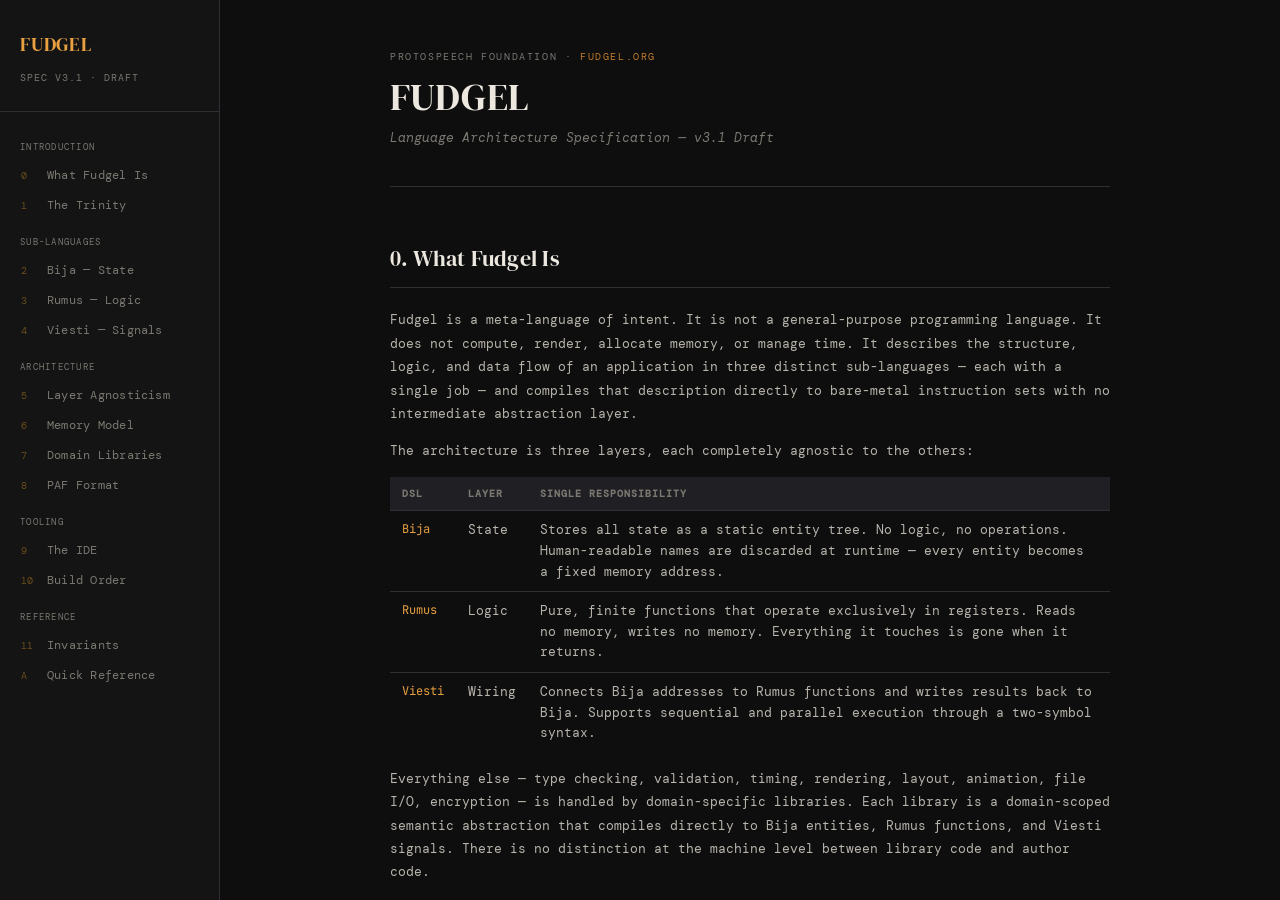
<file: fudgel_spec.html>
<!DOCTYPE html>
<html lang="en">
<head>
<meta charset="UTF-8">
<meta name="viewport" content="width=device-width, initial-scale=1.0">
<title>Fudgel — Language Architecture Specification v3.1</title>
<link rel="preconnect" href="https://fonts.googleapis.com">
<link href="https://fonts.googleapis.com/css2?family=DM+Mono:ital,wght@0,300;0,400;0,500;1,400&family=JetBrains+Mono:wght@400;500&family=DM+Serif+Display:ital@0;1&display=swap" rel="stylesheet">
<style>
  :root {
    --bg-0: #0e0e0f; --bg-1: #141415; --bg-2: #1a1a1c; --bg-3: #202024;
    --border: #2e2e34; --border-lt: #3a3a42;
    --text-1: #e8e4dc; --text-2: #b8b4ac; --text-3: #7a7870;
    --cream: #ede8df;
    --amber-dim: #6b4e1a; --amber-mid: #c47d2a; --amber-lt: #e8a040;
    --amber-glow: rgba(232,160,64,0.07);
    --sidebar-w: 220px;
  }
  *, *::before, *::after { box-sizing: border-box; margin: 0; padding: 0; }
  html { scroll-behavior: smooth; font-size: 14px; }
  body {
    background: var(--bg-0);
    color: var(--text-2);
    font-family: 'DM Mono', monospace;
    line-height: 1.75;
    display: flex;
    height: 100vh;
    overflow: hidden;
  }

  /* ── Sidebar ── */
  .sidebar {
    width: var(--sidebar-w);
    min-width: var(--sidebar-w);
    height: 100vh;
    overflow-y: auto;
    background: var(--bg-1);
    border-right: 1px solid var(--border);
    padding: 28px 0 40px;
    display: flex;
    flex-direction: column;
    scrollbar-width: thin;
    scrollbar-color: var(--border) transparent;
  }
  .sidebar::-webkit-scrollbar { width: 4px; }
  .sidebar::-webkit-scrollbar-thumb { background: var(--border); border-radius: 2px; }

  .sidebar-brand {
    padding: 0 20px 22px;
    border-bottom: 1px solid var(--border);
    margin-bottom: 14px;
  }
  .sidebar-brand-name {
    font-family: 'DM Serif Display', serif;
    font-size: 19px;
    color: var(--amber-lt);
    letter-spacing: 0.04em;
    display: block;
    margin-bottom: 3px;
  }
  .sidebar-brand-sub {
    font-size: 10px;
    color: var(--text-3);
    letter-spacing: 0.1em;
    text-transform: uppercase;
  }
  .nav-group-label {
    font-size: 9px;
    letter-spacing: 0.14em;
    text-transform: uppercase;
    color: var(--text-3);
    padding: 14px 20px 5px;
  }
  .nav-link {
    display: flex;
    align-items: baseline;
    gap: 8px;
    padding: 5px 20px;
    font-size: 11.5px;
    color: var(--text-3);
    text-decoration: none;
    letter-spacing: 0.02em;
    transition: color 0.12s, background 0.12s;
    border-left: 2px solid transparent;
    margin-left: -1px;
  }
  .nav-link:hover { color: var(--text-1); background: var(--bg-2); }
  .nav-link.active { color: var(--amber-lt); border-left-color: var(--amber-mid); background: var(--amber-glow); }
  .nav-num { color: var(--amber-dim); font-size: 10px; min-width: 18px; font-variant-numeric: tabular-nums; }
  .nav-link.active .nav-num { color: var(--amber-mid); }

  /* ── Main ── */
  .main {
    flex: 1;
    height: 100vh;
    overflow-y: auto;
    padding: 48px 64px 80px;
    scrollbar-width: thin;
    scrollbar-color: var(--border) transparent;
  }
  .main::-webkit-scrollbar { width: 5px; }
  .main::-webkit-scrollbar-thumb { background: var(--border); border-radius: 2px; }
  .content { max-width: 720px; margin: 0 auto; }

  /* ── Page header ── */
  .page-header {
    padding-bottom: 36px;
    border-bottom: 1px solid var(--border);
    margin-bottom: 52px;
  }
  .page-header-eyebrow {
    font-size: 10px;
    letter-spacing: 0.16em;
    text-transform: uppercase;
    color: var(--text-3);
    margin-bottom: 10px;
  }
  .page-header-eyebrow span { color: var(--amber-mid); }
  .page-title {
    font-family: 'DM Serif Display', serif;
    font-size: 38px;
    font-weight: 400;
    color: var(--cream);
    letter-spacing: 0.01em;
    line-height: 1.15;
    margin-bottom: 8px;
  }
  .page-subtitle { font-size: 13px; color: var(--text-3); font-style: italic; }

  /* ── Sections ── */
  .spec-section { margin-bottom: 64px; scroll-margin-top: 32px; }
  .spec-section h2 {
    font-family: 'DM Serif Display', serif;
    font-size: 22px;
    font-weight: 400;
    color: var(--cream);
    letter-spacing: 0.01em;
    margin-bottom: 20px;
    padding-bottom: 10px;
    border-bottom: 1px solid var(--border);
  }
  .spec-section h3 {
    font-size: 10.5px;
    font-weight: 500;
    letter-spacing: 0.12em;
    text-transform: uppercase;
    color: var(--amber-mid);
    margin: 32px 0 12px;
  }
  .spec-section h4 {
    font-size: 11.5px;
    font-weight: 500;
    color: var(--text-1);
    margin: 22px 0 10px;
    letter-spacing: 0.04em;
  }
  .spec-section p { font-size: 13px; color: var(--text-2); margin-bottom: 14px; line-height: 1.8; }
  .spec-section ul, .spec-section ol { padding-left: 22px; margin-bottom: 14px; }
  .spec-section li { font-size: 13px; color: var(--text-2); margin-bottom: 7px; line-height: 1.75; }
  .spec-section li strong, .spec-section p strong { color: var(--text-1); font-weight: 500; }
  .spec-section em { color: var(--text-3); font-style: italic; }

  code {
    font-family: 'JetBrains Mono', monospace;
    font-size: 11.5px;
    color: var(--amber-lt);
    background: var(--bg-3);
    padding: 1px 5px;
    border-radius: 2px;
    border: 1px solid var(--border);
  }

  .spec-rule-box {
    margin: 20px 0;
    padding: 14px 18px;
    background: var(--bg-3);
    border-left: 3px solid var(--amber-dim);
    font-size: 13px;
    color: var(--cream);
    font-style: italic;
    line-height: 1.7;
  }
  .spec-rule-box code { background: transparent; border: none; padding: 0; }

  .spec-table { width: 100%; border-collapse: collapse; font-size: 12px; margin: 14px 0; }
  .spec-table th {
    text-align: left;
    padding: 8px 12px;
    background: var(--bg-3);
    color: var(--text-3);
    letter-spacing: 0.1em;
    text-transform: uppercase;
    font-size: 10px;
    border-bottom: 1px solid var(--border);
  }
  .spec-table td {
    padding: 9px 12px;
    border-bottom: 1px solid var(--border);
    color: var(--text-2);
    vertical-align: top;
    font-size: 12.5px;
    line-height: 1.65;
  }
  .spec-table td:first-child {
    font-family: 'JetBrains Mono', monospace;
    color: var(--amber-lt);
    white-space: nowrap;
    font-size: 12px;
  }
  .spec-table tr:last-child td { border-bottom: none; }
  .spec-table td strong { color: var(--text-1); font-weight: 500; }

  pre {
    background: var(--bg-2);
    border: 1px solid var(--border);
    border-left: 3px solid var(--border-lt);
    padding: 14px 18px;
    border-radius: 0 2px 2px 0;
    font-family: 'JetBrains Mono', monospace;
    font-size: 12px;
    color: var(--text-1);
    overflow-x: auto;
    line-height: 1.7;
    margin: 14px 0;
    white-space: pre;
  }
  pre code { background: none; border: none; padding: 0; color: inherit; font-size: inherit; }
</style>
</head>
<body>

<nav class="sidebar" id="sidebar">
  <div class="sidebar-brand">
    <span class="sidebar-brand-name">FUDGEL</span>
    <span class="sidebar-brand-sub">Spec v3.1 · Draft</span>
  </div>
  <span class="nav-group-label">Introduction</span>
  <a class="nav-link" href="#s0"><span class="nav-num">0</span>What Fudgel Is</a>
  <a class="nav-link" href="#s1"><span class="nav-num">1</span>The Trinity</a>
  <span class="nav-group-label">Sub-languages</span>
  <a class="nav-link" href="#s2"><span class="nav-num">2</span>Bija — State</a>
  <a class="nav-link" href="#s3"><span class="nav-num">3</span>Rumus — Logic</a>
  <a class="nav-link" href="#s4"><span class="nav-num">4</span>Viesti — Signals</a>
  <span class="nav-group-label">Architecture</span>
  <a class="nav-link" href="#s5"><span class="nav-num">5</span>Layer Agnosticism</a>
  <a class="nav-link" href="#s6"><span class="nav-num">6</span>Memory Model</a>
  <a class="nav-link" href="#s7"><span class="nav-num">7</span>Domain Libraries</a>
  <a class="nav-link" href="#s8"><span class="nav-num">8</span>PAF Format</a>
  <span class="nav-group-label">Tooling</span>
  <a class="nav-link" href="#s9"><span class="nav-num">9</span>The IDE</a>
  <a class="nav-link" href="#s10"><span class="nav-num">10</span>Build Order</a>
  <span class="nav-group-label">Reference</span>
  <a class="nav-link" href="#s11"><span class="nav-num">11</span>Invariants</a>
  <a class="nav-link" href="#sA"><span class="nav-num">A</span>Quick Reference</a>
</nav>

<main class="main" id="main">
<div class="content">

  <header class="page-header">
    <div class="page-header-eyebrow">ProtoSpeech Foundation &middot; <span>fudgel.org</span></div>
    <h1 class="page-title">FUDGEL</h1>
    <p class="page-subtitle">Language Architecture Specification &mdash; v3.1 Draft</p>
  </header>

  <section id="s0" class="spec-section">
    <h2>0. What Fudgel Is</h2>
    <p>Fudgel is a meta-language of intent. It is not a general-purpose programming language. It does not compute, render, allocate memory, or manage time. It describes the structure, logic, and data flow of an application in three distinct sub-languages — each with a single job — and compiles that description directly to bare-metal instruction sets with no intermediate abstraction layer.</p>
    <p>The architecture is three layers, each completely agnostic to the others:</p>
    <table class="spec-table">
      <thead><tr><th>DSL</th><th>Layer</th><th>Single Responsibility</th></tr></thead>
      <tbody>
        <tr><td>Bija</td><td>State</td><td>Stores all state as a static entity tree. No logic, no operations. Human-readable names are discarded at runtime — every entity becomes a fixed memory address.</td></tr>
        <tr><td>Rumus</td><td>Logic</td><td>Pure, finite functions that operate exclusively in registers. Reads no memory, writes no memory. Everything it touches is gone when it returns.</td></tr>
        <tr><td>Viesti</td><td>Wiring</td><td>Connects Bija addresses to Rumus functions and writes results back to Bija. Supports sequential and parallel execution through a two-symbol syntax.</td></tr>
      </tbody>
    </table>
    <p>Everything else — type checking, validation, timing, rendering, layout, animation, file I/O, encryption — is handled by domain-specific libraries. Each library is a domain-scoped semantic abstraction that compiles directly to Bija entities, Rumus functions, and Viesti signals. There is no distinction at the machine level between library code and author code.</p>
    <p>Fudgel programs are deterministic by construction. Because Bija is fully resolved at load time, Rumus functions are pure, and Viesti resolves signals in declaration order, the same input state always produces the same output. Non-determinism can only be introduced explicitly through a library.</p>
    <div class="spec-rule-box">Core Law: if you need logic, write a Rumus function. If you need to remember something, write it to a Bija entity. Viesti connects the two. Nothing else exists.</div>

    <h3>0.1 Design Philosophy</h3>
    <p>Fudgel exists because the dominant software stack was never designed to be a universal application runtime. It became one through historical accident. The result is that applications with completely different constraints end up built on infrastructure designed for document delivery over a network.</p>
    <p>The standard response has been more abstraction: frameworks, transpilers, runtimes-within-runtimes. These abstractions treat real symptoms — GC prevents use-after-free, ORMs prevent injection — but they are applied universally at a cost paid even when the original problem does not apply. A local game does not need GC. A simulation does not need an ORM. The tax is paid regardless.</p>
    <p>Fudgel is closer to a Turing-complete algorithm description format than a conventional programming language. It says not "here is how to program this CPU" but "here is the algorithm — these are the steps, these are the dependencies, these can run in parallel, these cannot." The same source could run on RISC-V today, a GPU tomorrow, and a substrate that does not exist yet next decade — as long as someone has written the library that maps Rumus operations to that substrate's primitives. The algorithm is the stable thing. The execution target is not.</p>

    <h3>0.2 The False Tradeoff</h3>
    <p>Language design has historically operated on an assumed spectrum: human-readable on one end, machine-efficient on the other. Fudgel's claim is that this tradeoff is false. A sufficiently honest representation of intent is also a sufficient representation for direct compilation, because intent at the right level of granularity is exactly what the machine needs.</p>
    <p>Bija describes memory layout. Rumus describes operations. Viesti describes execution order and data movement. That is not a simplification of what a computer does — it is an honest description of it in legible syntax. Legibility does not require abstraction. It requires good notation.</p>
    <p>The key reframe: the decisions Fudgel asks a developer to make are not performance decisions. They are truth claims about the program. <code>~</code> means <em>this depends on that</em>. <code>~~</code> means <em>these have no dependency on each other</em>. <code>{immutable}</code> means <em>this value never changes</em>. <code>!5</code> means <em>these instances are identical in structure</em>. The hardware uses these truths to execute correctly and efficiently — but the developer is not managing the hardware. They are describing their program accurately.</p>

    <h3>0.3 Error Handling and Safety</h3>
    <p>Fudgel is designed to hard crash on invalid runtime state. There is no exception system, no error monad, no try/catch. If a program reaches an invalid state at runtime, it stops. This is deliberate: runtime error handling is a secondary system bolted onto a primary system that already failed to prevent the error. Preventing the error is the correct investment.</p>
    <p>Prevention happens at two levels. First, the library compilation pass — Ehto and other libraries inspect the Bija entity tree before the PAF is emitted, validating constraints and flagging missing references as compile-time errors. Second, the IDE's visualiser surfaces structural issues before a build is attempted. The hard crash is a last resort, not a first line of defence.</p>

    <h3>0.4 The IDE is Load-Bearing</h3>
    <p>The Fudgel IDE is not a convenience tool. It is a core part of the design thesis. The signal graph, the entity tree, and the compilation pass results are all structures that are intuitive when visible and intimidating when read as text. The WYSIWYG visualiser is what makes hardware-level explicitness accessible without being assembly-level painful.</p>
    <p>The language and IDE should ship together. A language that requires a visualiser to be ergonomic but ships without one will be correctly perceived as hostile.</p>

    <h3>0.5 Target Domain</h3>
    <p>Fudgel's natural first audience is game and interactive application development. That community already thinks in ECS, already cares about determinism and performance, and is already frustrated with the abstraction overhead of existing engines. The longer-term target is any application that does not require the web stack's specific capabilities but ends up using it anyway due to ecosystem gravity.</p>

    <h3>0.6 Fudgel and AI Tooling</h3>
    <p>Fudgel's signal graph is the actual runtime topology, not an abstraction over it. Every data dependency is a declared edge. Every state mutation is a named Viesti signal. There is no hidden control flow to infer. A model reading a Fudgel application sees the real execution structure, not a representation of it.</p>
    <p>What AI coding tools actually do is manage dataflow. A model pattern-matches on relationships between inputs, transformations, and outputs. Fudgel makes that graph literal. A Viesti graph is structurally closer to how a transformer reasons about information movement than a for-loop is. This makes Fudgel a better substrate for AI reasoning than almost anything currently in production use.</p>
  </section>

  <section id="s1" class="spec-section">
    <h2>1. The Trinity</h2>
    <p>Fudgel is composed of exactly three sub-languages, each with a single responsibility. No sub-language can perform the role of another. This separation is enforced by the syntax of each sub-language: a Bija file contains no expressions, a Rumus function contains no storage writes, a Viesti graph contains no conditionals.</p>
    <table class="spec-table">
      <thead><tr><th>DSL</th><th>Single Responsibility</th><th>What it cannot do</th></tr></thead>
      <tbody>
        <tr><td>Bija</td><td>Store state and structure</td><td>Execute logic or route data</td></tr>
        <tr><td>Rumus</td><td>Compute pure functions</td><td>Store state or route data</td></tr>
        <tr><td>Viesti</td><td>Route data between addresses</td><td>Store state or execute logic</td></tr>
      </tbody>
    </table>
    <p>A file's type is defined by its Trinity imports:</p>
    <table class="spec-table">
      <thead><tr><th>File Type</th><th>Required Imports</th><th>Description</th></tr></thead>
      <tbody>
        <tr><td>Application</td><td>@Bija @Rumus @Viesti</td><td>Complete executable. First signal under @Viesti is the entry point.</td></tr>
        <tr><td>Library</td><td>@Bija @Rumus</td><td>Templates and functions. No @Viesti — wiring is the consumer's concern.</td></tr>
        <tr><td>Data file</td><td>@Bija</td><td>Pure state declaration. No logic, no signals.</td></tr>
      </tbody>
    </table>
  </section>

  <section id="s2" class="spec-section">
    <h2>2. Bija — The State Layer</h2>

    <h3>2.1 Purpose</h3>
    <p>Bija is the entire heap of a Fudgel application. It is the only place where state persists across function calls. At runtime, every human-readable name in a Bija file is discarded. The load-time pass assigns each entity and property a fixed memory offset. All subsequent references become raw pointer arithmetic.</p>
    <p>This is the key distinction between Bija and general data formats like JSON or PKL. Those formats describe what exists. Bija describes what exists and how to derive everything else from it, purely through structure, with no runtime cost.</p>

    <h3>2.2 Core Rules</h3>
    <ul>
      <li>Everything is entities and properties.</li>
      <li>Every property has exactly one value.</li>
      <li>Indentation denotes hierarchy.</li>
      <li>The parser has no type system, no logic, and no operations. Meaning arises from structure, not syntax.</li>
      <li><strong>Bija values are always atomic.</strong> A value is a literal, a reference, a shorthand token, or empty. It is never an expression. <code>damage: #attack + 20</code> is a syntax error.</li>
      <li>All entities are mutable by default. The <code>{immutable}</code> flag is a hint to the emitter. Immutable entities are inlined as immediates at compile time and assigned no memory address.</li>
      <li>All shorthand — commas, !, positional pipes, inline sub-entity — resolves at parse time. Nothing from shorthand syntax survives into the PAF.</li>
    </ul>

    <h3>2.3 Syntax Reference</h3>

    <h4>Entities</h4>
    <pre><code>EntityName;
  SubEntity;</code></pre>
    <p>Named containers. End with a semicolon. Indentation denotes parent-child hierarchy.</p>

    <h4>Properties</h4>
    <pre><code>propertyName: value</code></pre>
    <p>Always <code>name: value</code>. Value is a literal, a reference, a shorthand token, or empty. Never an expression.</p>

    <h4>Empty Value</h4>
    <pre><code>propertyName: empty</code></pre>
    <p>The explicit empty value. A property with no value is not null — it is empty by declaration.</p>

    <h4>References — #</h4>
    <pre><code>#EntityName
#EntityName.property
#list.0           (ordered index)</code></pre>
    <p><code>#</code> means these two things are the same thing. A semantic alias for the author's benefit. The compiler resolves it to the same memory address as the target and removes it. No indirection survives into the compiled output.</p>

    <h4>Value Copy — =</h4>
    <pre><code>displayHealth: =Player.health</code></pre>
    <p>Copies the referenced property's value at parse time. The source is forgotten after copying. Not an alias, not a live link — if the source changes at runtime, this property does not change with it.</p>

    <h4>Instantiation</h4>
    <pre><code>NewThing: #TemplateName</code></pre>
    <p>Copies the referenced entity's full structure at parse time, including all sub-entities and properties. Not a link. The copy is fully independent after instantiation.</p>

    <h4>Positional Shorthand — | v1, v2 |</h4>
    <pre><code>Stats | strength, agility, luck |;     (inline sub-entity)
Sword: #TemplateItem | 15, 3 |         (template override)

TemplateItem;
  value: 0
  weight: 1
  durability: 100

Sword: #TemplateItem | 15, 3 |         (overrides value and weight — durability stays 100)
Shield: #TemplateItem | 5, 8, 200 |    (overrides all three)</code></pre>

    <h4>Multiplier — !N</h4>
    <pre><code>enemies: #Enemy !5

(compiler expands to)
enemies;
  Enemy_0: #Enemy
  Enemy_1: #Enemy
  Enemy_2: #Enemy
  Enemy_3: #Enemy
  Enemy_4: #Enemy</code></pre>
    <p>Stamps out N independent instances at parse time. The count must be a literal integer. Each instance is addressable as <code>#enemies.0</code> through <code>#enemies.4</code>. Combinable with positional shorthand:</p>
    <pre><code>wave: #Enemy !5 | 200, aggressive |</code></pre>

    <h4>Anonymous Lists — - and *</h4>
    <pre><code>(ordered)
loot: -
  gold
  gem
  potion
(expands to: loot;  0: gold  1: gem  2: potion)

(unordered)
flags: *
  active
  visible
  collidable
(expands to: flags;  active: empty  visible: empty  collidable: empty)</code></pre>
    <p>The <code>-</code> marker creates numbered sub-entities with their values. The <code>*</code> marker creates named sub-entities with empty values — the names are the data. Both resolve at parse time. Neither construct exists in the compiled output.</p>

    <h4>Metadata Booleans — {flag1, flag2}</h4>
    <pre><code>health: 100 {required, unique}

(expands to)
health: 100
  required: true
  unique: true</code></pre>
    <p>Only booleans belong inside <code>{}</code>. The words <code>required</code>, <code>unique</code>, <code>immutable</code> and any others are not part of the Bija language — their meaning is supplied entirely by the library that reads them during the compilation pass.</p>

    <h4>Literal Strings — [...]</h4>
    <pre><code>propertyName: [literal text content
that may span multiple lines]</code></pre>

    <h4>Comments</h4>
    <pre><code>(this is a comment and is ignored by the parser)</code></pre>
    <p>Parentheses delimit comments in all three DSLs. May appear anywhere, including inline. Nesting is supported.</p>

    <h3>2.4 Reference Semantics</h3>
    <table class="spec-table">
      <thead><tr><th>Syntax</th><th>Name</th><th>Behaviour</th></tr></thead>
      <tbody>
        <tr><td>#Entity.property</td><td>Alias</td><td>Compiler resolves to same address. Reference removed. No runtime indirection.</td></tr>
        <tr><td>=Entity.property</td><td>Value copy</td><td>Value copied at parse time. Source forgotten. Independent at runtime.</td></tr>
      </tbody>
    </table>
    <p>Neither syntax creates a live link. Bija is fully static after load. The only mechanism that reads or writes Bija state at runtime is a Viesti signal.</p>

    <h3>2.5 @ Declarations and File Types</h3>
    <p><code>@</code> has one universal meaning: bring this into scope. Every Fudgel file must declare its imports explicitly. Trinity imports also act as section markers — declarations following a Trinity import belong to that layer's scope. Import order is declaration order is compilation-pass order.</p>
    <pre><code>@Bija
@Ehto
Player;
  health: 100 {required}

@Rumus
? clamp{x, min, max};
  belowMin: x < min ? min : x
  result: belowMin > max ? max : belowMin
  ~result

@Viesti
Player.health ~ clamp ~ Player.health</code></pre>

    <h3>2.6 Full Bija Example</h3>
    <pre><code>@Bija
@Ehto

Player;
  name: Kael
  health: 180 {required}
  mana: 90 {required}
  startingHealth: =Config.maxHealth
  inventory;
    loot: -
      gold
      gem
      potion
    equippedItem: #loot.0
  stats;
    strength: 10
    agility: 8

Enemy;
  health: 80
  behaviour: passive

TemplateItem;
  value: 0
  weight: 1

Sword: #TemplateItem | 15, 3 |
  durability: 100

Scene;
  basicEnemies: #Enemy !5
  eliteWave: #Enemy !3 | 200, aggressive |

Config;
  maxHealth: 100 {immutable}
  version: 1 {immutable}

UI;
  shownHealth: =Player.health</code></pre>
  </section>

  <section id="s3" class="spec-section">
    <h2>3. Rumus — The Logic Layer</h2>

    <h3>3.1 Purpose</h3>
    <p>Rumus is a pure transformation notation. A Rumus function takes named inputs, applies a transformation, and exposes outputs. It has no side effects, no memory allocation, no loops, and no branching. It describes what a computation is, not what a substrate does to perform it.</p>
    <p>Rumus core defines the shape of transformation — bind, compose, apply, select — without assuming anything about what kind of values are being transformed or what hardware will execute the transformation. There is no optimisation pass. Performance is a direct product of design quality.</p>

    <h3>3.2 Rumus Core — Transformation Primitives</h3>
    <table class="spec-table">
      <thead><tr><th>Primitive</th><th>Description</th></tr></thead>
      <tbody>
        <tr><td>bind</td><td>Give a value a name for use within a function scope. Parameters are bindings.</td></tr>
        <tr><td>apply</td><td>Pass a value to a function and receive its output. Function calls are applications.</td></tr>
        <tr><td>compose</td><td>The output of one function becomes the input of another. The ~ output feeds the next binding.</td></tr>
        <tr><td>select</td><td>Given multiple values, produce one. The conditional shorthand expands to this.</td></tr>
      </tbody>
    </table>
    <p>These four primitives are sufficient for Turing completeness without recursion, given that iteration is handled by Viesti signal cycles.</p>

    <h3>3.3 @rumus-riscv — Current Working Target</h3>
    <table class="spec-table">
      <thead><tr><th>Rumus operation</th><th>RISC-V instruction</th></tr></thead>
      <tbody>
        <tr><td>x + y</td><td>ADD</td></tr>
        <tr><td>x - y</td><td>SUB</td></tr>
        <tr><td>x * y</td><td>MUL</td></tr>
        <tr><td>x / y</td><td>DIV</td></tr>
        <tr><td>x % y</td><td>REM</td></tr>
        <tr><td>x = y</td><td>BEQ</td></tr>
        <tr><td>x &lt; y</td><td>BLT</td></tr>
        <tr><td>a ? b : c</td><td>Branch + label</td></tr>
      </tbody>
    </table>
    <p>The bitwise operations (<code>&amp;</code>, <code>|</code>, <code>^</code>, <code>~</code>, <code>&gt;&gt;</code>, <code>&lt;&lt;</code>) are hardware-specific and belong in a systems target library. The ternary <code>a ? b : c</code> is shorthand for a Rumus core select operation — it expands at emit time. Rumus has no branching. Branching is Viesti's job.</p>

    <h3>3.4 Standard Operation Set</h3>

    <h4>Arithmetic</h4>
    <table class="spec-table">
      <thead><tr><th>Operator</th><th>Description</th></tr></thead>
      <tbody>
        <tr><td>x + y</td><td>Addition</td></tr>
        <tr><td>x - y</td><td>Subtraction</td></tr>
        <tr><td>x * y</td><td>Multiplication</td></tr>
        <tr><td>x / y</td><td>Division</td></tr>
        <tr><td>x % y</td><td>Remainder — divisibility checks and wrapping</td></tr>
        <tr><td>-x</td><td>Unary negation — distinct from binary subtraction</td></tr>
      </tbody>
    </table>

    <h4>Comparison</h4>
    <table class="spec-table">
      <thead><tr><th>Operator</th><th>Description</th><th>Notes</th></tr></thead>
      <tbody>
        <tr><td>x = y</td><td>Equal</td><td>Single <code>=</code> is equality in Rumus, not assignment</td></tr>
        <tr><td>x != y</td><td>Not equal</td><td></td></tr>
        <tr><td>x &lt; y</td><td>Less than</td><td></td></tr>
        <tr><td>x &gt; y</td><td>Greater than</td><td></td></tr>
        <tr><td>x &lt;= y</td><td>Less than or equal</td><td></td></tr>
        <tr><td>x &gt;= y</td><td>Greater than or equal</td><td></td></tr>
      </tbody>
    </table>
    <div class="spec-rule-box">Equality in Rumus is a single <code>=</code>. It is a comparison, not assignment. Bija uses <code>=</code> for value copy; Rumus uses it for equality testing inside expressions.</div>

    <h4>Boolean</h4>
    <table class="spec-table">
      <thead><tr><th>Operator</th><th>Description</th></tr></thead>
      <tbody>
        <tr><td>a &amp; b</td><td>Boolean AND — both true</td></tr>
        <tr><td>a | b</td><td>Boolean OR — at least one true</td></tr>
        <tr><td>!a</td><td>Boolean NOT — inverted truth value</td></tr>
      </tbody>
    </table>

    <h4>Conditional</h4>
    <pre><code>a ? b : c</code></pre>
    <p>Produces a value — does not route behaviour. Valid only when both branches produce values of the same kind through pure transformation of inputs. Any selection that routes to meaningfully different behaviours belongs in Viesti.</p>

    <h4>Formal Logic — Assertions</h4>
    <p>Assertions are statements about relationships between truth values scoped to function evaluation. They are not expressions — they are constraints that must hold. If an assertion fails, execution halts with the function path and the specific assertion that failed.</p>
    <table class="spec-table">
      <thead><tr><th>Operator</th><th>Name</th><th>Meaning</th></tr></thead>
      <tbody>
        <tr><td>a -&gt; b</td><td>Implication</td><td>If a is true, b must be true</td></tr>
        <tr><td>a &lt;-&gt; b</td><td>Biconditional</td><td>a is true exactly when b is true</td></tr>
        <tr><td>a ^ b</td><td>Exclusive or</td><td>One or the other, never both</td></tr>
        <tr><td>a !&amp; b</td><td>NAND</td><td>Not both simultaneously true — mutual exclusion</td></tr>
        <tr><td>a !| b</td><td>NOR</td><td>Neither is true — joint absence</td></tr>
        <tr><td>a &lt;- b</td><td>Converse implication</td><td>If b is true, a must be true</td></tr>
      </tbody>
    </table>

    <h3>3.5 Function Declaration and Body</h3>
    <pre><code>? functionName{param1, param2};
  intermediate: param1 + param2
  param1 > 0 -> intermediate > param1   (formal logic assertion)
  anotherStep: intermediate * 2
  ~anotherStep</code></pre>
    <p>The <code>?</code> prefix marks a Rumus function entity. Parameters use <code>{}</code> boolean shorthand — each expands to a sub-entity with value true. Viesti overwrites them with actual values before execution. A function cannot run unless all parameters have been supplied. Body property names are discarded at emit time and become positional register slots. A function body that exceeds available register capacity is undefined behaviour — decompose the function.</p>

    <h3>3.6 Output Declaration — ~</h3>
    <pre><code>~value
~value1, value2</code></pre>
    <p><code>~</code> declares which values are exposed to Viesti. These are the only externally addressable values on a function entity. All other body properties are ephemeral and do not exist in the PAF.</p>

    <h3>3.7 The Function Address Surface</h3>
    <table class="spec-table">
      <thead><tr><th>Address</th><th>Description</th></tr></thead>
      <tbody>
        <tr><td>functionName.x (parameter)</td><td>Viesti writes here to supply data. Overrides the default true before execution.</td></tr>
        <tr><td>functionName.lo (~ output)</td><td>Viesti reads here to route the result onward after the function returns.</td></tr>
      </tbody>
    </table>

    <h3>3.8 Calling Another Function</h3>
    <pre><code>? normalise{x};
  clamped: #clamp | x, 0, 100 |
  result: clamped / 100
  ~result</code></pre>
    <p>A Rumus function may call another using Bija instantiation syntax. <strong>Single caller:</strong> the called function is inlined — its body is substituted directly into the caller's instruction sequence. <strong>Multiple callers:</strong> the function is emitted as a subroutine. This is a determinism guarantee, not an optimisation.</p>

    <h3>3.9 # in Rumus</h3>
    <pre><code>(author writes)
? applyScale{value};
  result: value * #Config.scaleFactor
  ~result

(compiler expands to)
Config.scaleFactor ~ passthrough ~ applyScale.scaleFactor

? applyScale{value, scaleFactor};
  result: value * scaleFactor
  ~result</code></pre>
    <p><code>#</code> inside a Rumus function body means the value comes from a live Bija address. The compiler expands this to a Viesti inbound signal before emission. Rumus never reads Bija directly at runtime.</p>

    <h3>3.10 No Loops</h3>
    <p>Rumus contains no loop syntax. Every function is provably finite. Iteration is expressed as an explicit cycle in the Viesti signal graph, with Bija entities holding intermediate state between steps.</p>

    <h3>3.11 Memory Contract</h3>
    <p>Rumus functions operate exclusively in registers. No heap allocation occurs inside a Rumus function. When a function returns, every intermediate value is gone. The only way a result persists is if Viesti writes an output address to a Bija entity. Garbage collection is an inapplicable concept — there is nothing to collect.</p>

    <h3>3.12 Full Rumus Example</h3>
    <pre><code>@Rumus
@rumus-riscv

? hitCheck{roll, defense};
  threshold: defense - 5
  hit: roll >= threshold ? 1 : 0
  ~hit

? critCheck{luck, roll};
  chance: 60 + luck
  crits: roll * 6 > chance ? 1 : 0
  ~crits

? strikeCalc{baseDmg, armor, isCrit};
  reduced: baseDmg - armor
  multiplied: isCrit = 1 ? reduced * 2 : reduced
  dmg: multiplied < 1 ? 1 : multiplied
  ~dmg

? takeDamage{health, dmg};
  result: health - dmg
  health > 0 -> result >= 0
  remaining: result < 0 ? 0 : result
  ~remaining

? transitionCombat{current, incoming};
  isIdle: current = idle
  isCombat: current = combat
  isDead: current = dead
  isDead !& isCombat
  isIdle -> incoming = combat
  isDead -> incoming = dead
  next: isDead ? current : incoming
  ~next</code></pre>
  </section>

  <section id="s4" class="spec-section">
    <h2>4. Viesti — The Signal Layer</h2>

    <h3>4.1 Purpose</h3>
    <p>Viesti is the wiring of the application. It defines which data flows where. It does not compute. It does not store. It does not schedule. It routes.</p>
    <p>Fudgel assumes a one-shot execution model. There is no built-in run loop, no frame tick, no event queue. Data exists in Bija, signals fire, functions run, results are written back to Bija. Recurring execution is a Lifga library concern. The core language has no concept of time.</p>
    <p>A signal resolves when its source address has data available. This is a pull model. A function cannot execute until all of its parameter addresses have been populated by Viesti — no partial execution, no error, the condition is simply not yet met. Signal order is execution order.</p>

    <h3>4.2 Sequential Signals — ~</h3>
    <pre><code>source ~ function ~ target</code></pre>
    <table class="spec-table">
      <thead><tr><th>Part</th><th>Description</th></tr></thead>
      <tbody>
        <tr><td>source</td><td>Named address on a Bija entity, or a parameter address on a function entity</td></tr>
        <tr><td>function</td><td>A Rumus function entity</td></tr>
        <tr><td>target</td><td>Named address on a Bija entity, or a parameter address on a function entity</td></tr>
      </tbody>
    </table>

    <h3>4.3 Parallel Signals — ~~</h3>
    <pre><code>Hero.luck ~ hitCheck.roll ~ Hero.luck     (sequential seed)

Hero.luck ~~ critCheck.luck               (parallel pool opens here)
  Battle.round ~ critCheck.roll
  Hero.attack ~~ strikeCalc.baseDmg
  Config.armorBase ~ strikeCalc.armor
  critCheck ~ strikeCalc.isCrit
  strikeCalc ~ takeDamage.dmg

Boss.health ~ takeDamage.health           (implicit barrier — all pools resolved)</code></pre>
    <p>The double tilde <code>~~</code> opens a parallel thread pool at the current execution depth. Signals declared under a <code>~~</code> are dispatched simultaneously. The main thread waits for all pools at the current depth to fully resolve before proceeding to the next sequential signal. The barrier is implicit — defined by indentation, not by any keyword. Nesting works recursively; the tree resolves leaves-first.</p>

    <h3>4.4 Inline Parallel Chains</h3>
    <pre><code>A ~~ B ~~ C                          (A, B, C dispatched in parallel)

A ~~ B ~~ C ~ D ~ E ~~ F            (barrier at ~; D then E sequential; new pool at F)</code></pre>
    <div class="spec-rule-box">Race condition warning: in <code>A ~~ B ~~ C</code>, B is simultaneously being written to and read from with no ordering guarantee. <code>~~</code> chaining is only safe when no address appears on both sides of adjacent <code>~~</code> operators. The IDE will flag overlapping addresses.</div>

    <h3>4.5 Parallelism Verification — @Peril</h3>
    <p>The Peril library is a compilation pass that verifies the independence claims of every <code>~~</code> pool. For each pool, Peril runs the pool's signals in both possible orderings against the full expanded Bija state, then compares outputs. Matching outputs prove independence. Differing outputs mean a dependency exists that was not declared — compilation halts with the conflicting signal path.</p>
    <p>This is not a runtime check. It is a compiler-level correctness proof. <code>@Peril</code> is optional. If a program produces different outputs on two runs with identical input, there is exactly one cause in Fudgel: a <code>~~</code> where an address is being written and read without ordering.</p>

    <h3>4.6 Dormant Signals</h3>
    <pre><code>Player.health ~ checkCritical ~</code></pre>
    <p>A signal with no output target is dormant. Absent from the execution graph entirely — a compile-time known absence, not a runtime invalid state. Visible in the IDE as an unwired edge. Wiring an output activates it immediately without any other change.</p>

    <h3>4.7 Iteration via Signal Cycles</h3>
    <pre><code>WorkQueue.current ~ processItem ~ WorkQueue.result
WorkQueue.result ~ checkDone ~ WorkQueue.isDone
WorkQueue.isDone ~ onFalse ~ WorkQueue.current
WorkQueue.isDone ~ onTrue ~ Output.final</code></pre>
    <p>Iteration is expressed as an explicit cycle in the Viesti graph. A signal targets a Bija entity that is itself the source of another signal, creating a feedback path. The cycle is fully visible in the graph. There is no hidden looping.</p>

    <h3>4.8 Conditional Routing</h3>
    <p>Viesti has no conditional syntax. A signal resolves unconditionally when its source has data. Conditional branching is the result of a Rumus function writing to distinct Bija addresses. Separate signals are wired from each. The decision was made inside Rumus.</p>

    <h3>4.9 Full Viesti Example</h3>
    <pre><code>@Viesti

Hero.luck ~ hitCheck.roll ~ Hero.luck

Hero.luck ~~ critCheck.luck
  Battle.round ~ critCheck.roll
  Hero.attack ~~ strikeCalc.baseDmg
  Config.armorBase ~ strikeCalc.armor
  critCheck ~ strikeCalc.isCrit
  Boss.health ~~ takeDamage.health
  strikeCalc ~ takeDamage.dmg

takeDamage ~ Boss.health

Boss.health ~ phaseCheck.health
Config.maxHealth ~ phaseCheck.maxHp
phaseCheck ~ Boss.phase

(dormant — xp formula not yet wired)
Battle.lastDmg ~ xpGain.dmg
Battle.round ~ xpGain.round
xpGain ~</code></pre>
  </section>

  <section id="s5" class="spec-section">
    <h2>5. Layer Agnosticism</h2>
    <p>The most important architectural principle in Fudgel is not the Trinity itself — it is that each layer is completely blind to the existence of the others.</p>
    <table class="spec-table">
      <thead><tr><th>Layer</th><th>Knows only how to…</th></tr></thead>
      <tbody>
        <tr><td>Bija</td><td>Parse entities, properties, and boolean sub-entities. Store them. Display them as a tree.</td></tr>
        <tr><td>Rumus</td><td>Accept named inputs, evaluate a sequence of expressions, write results to ~ output addresses, and return. It does not know where inputs came from or where outputs are going.</td></tr>
        <tr><td>Viesti</td><td>Read a source address, invoke a function, write to a target address. It does not know what the function does, what types mean, or when anything should happen.</td></tr>
        <tr><td>Libraries</td><td>Operate on the Bija state passed to them. They do not know other libraries exist.</td></tr>
      </tbody>
    </table>
    <p>This is not a design preference. It is what makes the system provably simple. Agnosticism means every layer can be understood, tested, and replaced in complete isolation.</p>

    <h3>5.1 The Library Compilation Pass</h3>
    <p>Because Bija stores all metadata booleans as plain sub-entities, libraries can participate in compilation by reading that state and acting on it before the PAF is emitted. This is how type checking, validation, and constraint enforcement work without any of those concepts existing in the core language.</p>
    <p>The compilation pipeline is ordered:</p>
    <ol>
      <li><strong>Bija parsing</strong> — produces a flat entity tree. No semantics assigned.</li>
      <li><strong>Library passes</strong> — each participating library runs its Rumus functions over the entity tree in import declaration order. Any pass that returns false halts compilation and surfaces the failing entity path.</li>
      <li><strong>PAF emission</strong> — the validated entity tree is compiled to binary format. Names are discarded. Addresses are assigned.</li>
    </ol>
  </section>

  <section id="s6" class="spec-section">
    <h2>6. The Memory Model</h2>
    <table class="spec-table">
      <thead><tr><th>Layer</th><th>Memory role and lifetime</th></tr></thead>
      <tbody>
        <tr><td>Bija</td><td>The entire application heap. Entities are allocated at load time and persist until the application terminates or a signal writes empty to them. No dynamic allocation occurs at runtime.</td></tr>
        <tr><td>Rumus</td><td>Registers only. Allocated at function entry, freed at function return. Nothing escapes unless Viesti explicitly writes the output to a Bija entity. Garbage collection is an inapplicable concept.</td></tr>
        <tr><td>Viesti</td><td>The write path between Rumus and Bija. Not a memory region. A signal is a resolution operation, not a data store.</td></tr>
      </tbody>
    </table>
    <div class="spec-rule-box">Invariant: a value exists in one of two states — stored in a named Bija entity, or in transit through a Rumus function. It cannot be in both simultaneously. It cannot be anywhere else.</div>
  </section>

  <section id="s7" class="spec-section">
    <h2>7. The Domain Libraries</h2>
    <p>The Fudgel standard library is composed of domain-specific libraries. Each library is agnostic: it does not know other libraries exist. Libraries are domain-scoped semantic abstractions that compile directly to Bija entities, Rumus functions, and Viesti signals. There is no distinction at the machine level between library code and author code.</p>

    <h3>7.1 The @ Declaration</h3>
    <p><code>@</code> has one universal meaning: bring this into scope. The Trinity is not privileged at the syntax level — only at the architecture level. A library file is a Fudgel source file. There is no intermediate compiled format. The source is the library.</p>
    <pre><code>@Ehto              (standard library)
@path/to/library   (custom or third-party)
@../shared/myUtils</code></pre>

    <h3>7.2 Libraries Are Inherently Open</h3>
    <p>Fudgel has no proprietary library model. This is not a licensing stance — it is a structural consequence. There is no intermediate compiled format, no opaque binary, no bytecode to distribute in place of source. The conventional proprietary library model is architecturally impossible in Fudgel.</p>

    <h3>7.3 Standard Libraries</h3>

    <h4>Target Libraries</h4>
    <table class="spec-table">
      <thead><tr><th>Library</th><th>Description</th></tr></thead>
      <tbody>
        <tr><td>@rumus-riscv</td><td>Numeric arithmetic and comparison primitives for RISC-V execution. Current working target.</td></tr>
        <tr><td>@rumus-wgsl</td><td>Planned. Shader operation primitives for GPU execution via WGSL.</td></tr>
        <tr><td>@rumus-llvm</td><td>Planned. LLVM IR emission for broad hardware coverage.</td></tr>
      </tbody>
    </table>

    <h4>Domain Libraries</h4>
    <table class="spec-table">
      <thead><tr><th>Library</th><th>Meaning</th><th>Responsibility</th></tr></thead>
      <tbody>
        <tr><td>Tipus</td><td>Type</td><td>User input handling</td></tr>
        <tr><td>Ehto</td><td>Constraint</td><td>Type checking and validation</td></tr>
        <tr><td>Primi</td><td>First</td><td>Memory management</td></tr>
        <tr><td>Peril</td><td>Peril</td><td>Parallelism verification — proves ~~ independence at compile time</td></tr>
        <tr><td>Lifga</td><td>Revive</td><td>Timing, sequences, animation — the only library that introduces time</td></tr>
        <tr><td>Aquilla</td><td>Eagle</td><td>Visibility and framebuffer rendering</td></tr>
        <tr><td>Kadro</td><td>Frame</td><td>Layout and structural templates</td></tr>
        <tr><td>Smink</td><td>Makeup</td><td>Styling, formatting, and theming</td></tr>
        <tr><td>Rezo</td><td>Network</td><td>High-performance network handling</td></tr>
        <tr><td>Zapis</td><td>Record</td><td>File system and database I/O</td></tr>
        <tr><td>Nësen</td><td>Nest</td><td>Dynamic entity allocation — operates in a separate memory pool</td></tr>
        <tr><td>Giya</td><td>Guidance</td><td>Accessibility and semantic markers</td></tr>
        <tr><td>Hloov</td><td>Change</td><td>Translation and localisation</td></tr>
        <tr><td>Kani</td><td>Sound</td><td>Audio processing and playback</td></tr>
        <tr><td>Pismo</td><td>Font</td><td>Text formatting and typography</td></tr>
        <tr><td>Cead</td><td>Permission</td><td>User access control and security</td></tr>
        <tr><td>Nyem</td><td>Squeeze</td><td>Compression and storage</td></tr>
        <tr><td>Drysu</td><td>Tangled</td><td>Encryption and cryptographic safety</td></tr>
      </tbody>
    </table>

    <h3>7.4 The Visual Library Stack</h3>
    <p>Kadro, Smink, and Aquilla are not graphics libraries in the traditional sense — they are semantic description layers that happen to produce visual output.</p>
    <ul>
      <li><strong>Kadro</strong> answers <em>where is this and how big</em> — pure spatial arithmetic, entirely CPU-expressible.</li>
      <li><strong>Smink</strong> answers <em>what does this look like</em> — property resolution over the entity tree, pure Rumus computation.</li>
      <li><strong>Aquilla</strong> answers <em>what is visible and in what order</em> — a visibility and compositing pass over what Kadro and Smink already resolved.</li>
    </ul>
    <p>The rendering model is invalidation-based, not loop-based. A signal fires, Aquilla resolves the affected region, pixels update, execution stops. A Fudgel application with no state changes consumes essentially zero CPU — genuinely idle until a signal fires. There is no virtual DOM reconciliation, no full frame diff. The diff is free because it is the signal table.</p>

    <h3>7.5 Physics and Simulation</h3>
    <p>Fudgel has no frame budget. A physics signal fires, the simulation runs Rumus functions to completion — however many iterations convergence requires — and writes the result to Bija. The physics can be as accurate as the algorithm, not as accurate as the budget allows.</p>
    <p>Precalculation and baking are first-class citizens. Because Bija is fully declared state, the boundary between precalculated and live is explicit and visible in source. A developer can run the full simulation at authoring time, write the results into Bija entity states, and at runtime apply only the delta between the baked path and actual player interaction.</p>
  </section>

  <section id="s8" class="spec-section">
    <h2>8. The PAF — Published Application Format</h2>
    <p>The PAF is the compiled, binary-efficient output of a finalised Fudgel application. It is a shipping format, not a development format.</p>

    <h3>8.1 Memory Model</h3>
    <p>PAF entity blocks are variable width — the PAF header maps entity addresses to byte offsets. Lookup is O(1) via the index rather than O(n) traversal. The PAF declares its total memory footprint upfront in the header. The runtime allocates this once on load. There is no allocator at runtime — the compiler made every allocation decision.</p>

    <h3>8.2 Header Structure</h3>
    <pre><code>[total_memory_footprint]   — runtime allocates this once
[entity_count]             — length of the index
[entity_start_offsets]     — flat array, one value per entity
[signal_count]             — length of signal table
[signal_table]             — flat array of address pairs
[data_region_offset]       — where bulk bytestreams begin</code></pre>

    <h3>8.3 PAF Space and Nësen Space</h3>
    <p>PAF space is entirely static, entirely compiler-decided, entirely predictable. A program that does not import Nësen has provably no dynamic allocation, no GC, no runtime memory management of any kind — an auditable guarantee, not a claim.</p>
    <p>Nësen operates in a separate memory pool outside PAF space with its own allocator. PAF addresses and Nësen addresses occupy distinct ranges. A signal destination is unambiguously one or the other from the address value alone — no type tag, no runtime check.</p>

    <h3>8.4 Format Properties</h3>
    <p>A PAF file contains no source names, no type information beyond memory layout requirements, and no runtime interpreter. It is loaded by the Fudgel Runtime, which maps it into memory and begins executing from the first signal declared in the application's <code>@Viesti</code> section. Distributing a PAF is publishing an application. The PAF format specification is a separate document currently under development.</p>
  </section>

  <section id="s9" class="spec-section">
    <h2>9. The Fudgel IDE</h2>

    <h3>9.1 Architecture</h3>
    <p>The Fudgel IDE is a multitab environment. The primary tab presents the application as a live schema — a node graph of the Bija entity tree and Viesti signal graph that actually runs. It is not a mockup. It is the application, rendered as a readable structure, executing in real time or at controllable speed.</p>
    <p>The graph view is strictly read-only. The canonical source of truth is always the code the developer writes. By keeping the graph read-only, Fudgel retains full compatibility with version control, code review, and the entire text-based tooling ecosystem. This is only possible because Fudgel's source structure and execution structure are the same thing — there is no translation to visualise.</p>

    <h3>9.2 Library Tabs</h3>
    <p>Each domain library gets its own IDE tab. The render library tab shows the visual layout. The signal library tab shows timing and event flow. The type library tab shows constraint validation state across the entity tree. This segments complexity by domain — nobody has to look at the full graph at once unless the task requires it.</p>

    <h3>9.3 Code-to-Graph Navigation</h3>
    <p>Selecting a node in the graph view jumps to the Bija entity or Viesti signal that defines it. Editing the source updates the graph immediately.</p>

    <h3>9.4 MVP Visualiser</h3>
    <p>The full IDE is gated on library maturity. The immediate priority is an MVP visualiser that parses Fudgel source and renders the signal graph, showing data movement in real time or at controlled speed. This validates the core Trinity implementation and makes the language comprehensible to people who have not read the spec.</p>
  </section>

  <section id="s10" class="spec-section">
    <h2>10. Build Order</h2>
    <table class="spec-table">
      <thead><tr><th>Stage</th><th>Deliverable and rationale</th></tr></thead>
      <tbody>
        <tr><td>1. Core compiler</td><td>Parser for Bija, Rumus emitter targeting RISC-V, Viesti graph builder including parallel pool resolution. The minimum needed to produce a valid PAF from source.</td></tr>
        <tr><td>2. MVP visualiser</td><td>Read-only graph renderer showing the live Bija entity tree, Viesti signal flow, and parallel execution clusters. Makes the language legible to contributors.</td></tr>
        <tr><td>3. Base libraries</td><td>Ehto (type/constraint), Primi (memory), Lifga (timing), and a base iteration library. Enables real programs to be written.</td></tr>
        <tr><td>4. Domain libraries</td><td>Aquilla, Kadro, Smink, and the remaining domain-specific libraries, developed in order of need.</td></tr>
        <tr><td>5. Full IDE</td><td>Multitab environment with domain library tabs, built reactively from what each library proved it needs to show.</td></tr>
      </tbody>
    </table>
  </section>

  <section id="s11" class="spec-section">
    <h2>11. Architectural Invariants</h2>
    <p>The following invariants must hold in any valid Fudgel application. They are not conventions. A Fudgel compiler must reject any application that violates them.</p>
    <ul>
      <li>Every Fudgel file must declare its Trinity imports explicitly. A file's <code>@</code> block is its interface declaration.</li>
      <li><code>@</code> has one universal meaning: bring this into scope. The Trinity DSLs use the same syntax as domain libraries.</li>
      <li>A file's type is defined by its imports. An application declares all three Trinity layers. A library declares <code>@Bija</code> and <code>@Rumus</code> but not <code>@Viesti</code>. A data file declares only <code>@Bija</code>.</li>
      <li>The first signal declared under <code>@Viesti</code> is the application entry point. Execution begins there and proceeds in signal declaration order.</li>
      <li>Bija contains no unresolved references. Every address is fully determined at load time.</li>
      <li>Bija values are always atomic. A value is a literal, a reference, a shorthand token, or empty. Never an expression.</li>
      <li>The <code>*</code> list marker creates named sub-entities with empty values. Names are the data. The <code>-</code> list marker creates numbered sub-entities with their values. Neither construct exists in the compiled output.</li>
      <li>The <code>!</code> multiplier resolves at parse time to N independent named instances. The count must be a literal integer.</li>
      <li>A Fudgel program is deterministic by construction. Non-determinism can only be introduced explicitly through a library.</li>
      <li>Bija has no privileged keywords. All metadata booleans are plain sub-entities. Their meaning belongs to the library that reads them.</li>
      <li>Rumus function parameters are declared using <code>{}</code> boolean shorthand. They expand to sub-entities with value true. Viesti overwrites them before execution. A function cannot run unless all parameters have been supplied.</li>
      <li>The only externally addressable values on a Rumus function entity are its parameter addresses and its <code>~</code> declared output values. All body properties are ephemeral and do not exist in the PAF.</li>
      <li>Body property names in Rumus are discarded at emit time and become positional register slots. Overflow is undefined behaviour.</li>
      <li>A Rumus function called by a single caller is inlined at emit time. A function called by multiple callers is emitted as a subroutine. This is a determinism guarantee, not an optimisation.</li>
      <li>Rumus never reads Bija directly at runtime. <code>#</code> in Rumus is always expanded to a Viesti signal at compile time.</li>
      <li>Viesti signals resolve in the order they are written in the file. Signal order is execution order.</li>
      <li>A signal resolves when its source address has data available. This is a pull model. A function does not fire until all parameters are populated.</li>
      <li>Sequential signals (<code>~</code>) resolve completely before the next signal begins.</li>
      <li>Parallel signals (<code>~~</code>) are dispatched simultaneously to available threads. The main thread waits for all pools at the current depth before the next sequential signal. The barrier is implicit, defined by indentation.</li>
      <li><code>~~</code> chaining is only safe when no address appears on both sides of adjacent <code>~~</code> operators. Overlapping addresses produce a race condition.</li>
      <li>A signal with no output target is dormant. It is a compile-time known absence, not a runtime invalid state.</li>
      <li>Timing, scheduling, animation, and recurring execution are exclusively Lifga library concerns. Viesti has no concept of time.</li>
      <li>Every Rumus function is finite. No function may directly recurse or contain cycles in its call graph.</li>
      <li>Iteration exists only as explicit cycles in the Viesti signal graph.</li>
      <li>The only mechanism that writes to Bija at runtime is a Viesti signal carrying a function output value.</li>
      <li>No layer knows another layer exists. Bija does not know Rumus exists. Rumus does not know Viesti exists. Libraries do not know other libraries exist.</li>
      <li>Library compilation passes run in import declaration order. Import order is pass order.</li>
      <li>There is no compiler optimisation pass. Performance is a product of design quality.</li>
      <li>Rumus core is substrate-independent. Target libraries declare substrate-specific instruction mappings. The current working target is <code>@rumus-riscv</code>.</li>
      <li>The Rumus standard operation set covers five domains: arithmetic (<code>+ - * / %</code> and unary <code>-</code>), comparison (<code>= != &lt; &gt; &lt;= &gt;=</code>), boolean (<code>&amp; | !</code>), conditional (<code>a ? b : c</code>), and formal logic (<code>-&gt; &lt;-&gt; ^ !&amp; !| &lt;-</code>). Bitwise operations are hardware-specific and belong in a systems target library.</li>
      <li>Formal logic operators are assertions, not expressions. If an assertion fails, execution halts with the function path and the specific assertion that failed.</li>
      <li>The conditional <code>a ? b : c</code> produces a value through pure transformation of inputs. Any selection that routes to meaningfully different behaviours belongs in Viesti.</li>
      <li>File I/O, database access, and session persistence are exclusively Zapis library concerns.</li>
    </ul>
  </section>

  <section id="sA" class="spec-section">
    <h2>Appendix — Quick-Reference Card</h2>

    <h3>Bija Symbols</h3>
    <table class="spec-table">
      <thead><tr><th>Token</th><th>Meaning</th></tr></thead>
      <tbody>
        <tr><td>EntityName;</td><td>Entity declaration</td></tr>
        <tr><td>name: value</td><td>Property</td></tr>
        <tr><td>name: empty</td><td>Explicit empty value</td></tr>
        <tr><td>#Entity.prop</td><td>Alias (same address, resolved at compile time)</td></tr>
        <tr><td>=Entity.prop</td><td>Value copy (copied at parse time, source forgotten)</td></tr>
        <tr><td>| v1, v2 |</td><td>Positional override</td></tr>
        <tr><td>!N</td><td>Multiplier — stamp N instances</td></tr>
        <tr><td>-</td><td>Ordered list marker</td></tr>
        <tr><td>*</td><td>Unordered list marker</td></tr>
        <tr><td>{flag}</td><td>Metadata boolean</td></tr>
        <tr><td>[...]</td><td>Literal string (no parsing inside, may span lines)</td></tr>
        <tr><td>(...)</td><td>Comment</td></tr>
      </tbody>
    </table>

    <h3>Rumus Symbols</h3>
    <table class="spec-table">
      <thead><tr><th>Token</th><th>Meaning</th></tr></thead>
      <tbody>
        <tr><td>? Name{p1, p2};</td><td>Function declaration</td></tr>
        <tr><td>name: expr</td><td>Named binding (let)</td></tr>
        <tr><td>~name</td><td>Output declaration</td></tr>
        <tr><td>#Entity.prop</td><td>Live Bija read (compiler expands to inbound signal)</td></tr>
        <tr><td>+ - * / %</td><td>Arithmetic</td></tr>
        <tr><td>-x</td><td>Unary negation</td></tr>
        <tr><td>= != &lt; &gt; &lt;= &gt;=</td><td>Comparison (= is equality, not assignment)</td></tr>
        <tr><td>&amp; | !</td><td>Boolean AND / OR / NOT</td></tr>
        <tr><td>a ? b : c</td><td>Conditional</td></tr>
        <tr><td>a -&gt; b</td><td>Implication assertion</td></tr>
        <tr><td>a &lt;-&gt; b</td><td>Biconditional assertion</td></tr>
        <tr><td>a ^ b</td><td>Exclusive or assertion</td></tr>
        <tr><td>a !&amp; b</td><td>NAND assertion</td></tr>
        <tr><td>a !| b</td><td>NOR assertion</td></tr>
        <tr><td>a &lt;- b</td><td>Converse implication assertion</td></tr>
      </tbody>
    </table>

    <h3>Viesti Symbols</h3>
    <table class="spec-table">
      <thead><tr><th>Token</th><th>Meaning</th></tr></thead>
      <tbody>
        <tr><td>A ~ B ~ C</td><td>Sequential signal chain</td></tr>
        <tr><td>A ~~ B</td><td>Parallel signal (concurrent with peer ~~ signals)</td></tr>
        <tr><td>A ~ B ~</td><td>Dormant signal (no target)</td></tr>
      </tbody>
    </table>
  </section>

</div>
</main>

<script>
  const sections = document.querySelectorAll('.spec-section');
  const links = document.querySelectorAll('.nav-link');
  const main = document.getElementById('main');

  const observer = new IntersectionObserver((entries) => {
    entries.forEach(entry => {
      if (entry.isIntersecting) {
        const id = entry.target.id;
        links.forEach(l => l.classList.toggle('active', l.getAttribute('href') === '#' + id));
      }
    });
  }, { root: main, rootMargin: '-5% 0px -85% 0px', threshold: 0 });

  sections.forEach(s => observer.observe(s));
</script>
</body>
</html>
</file>
